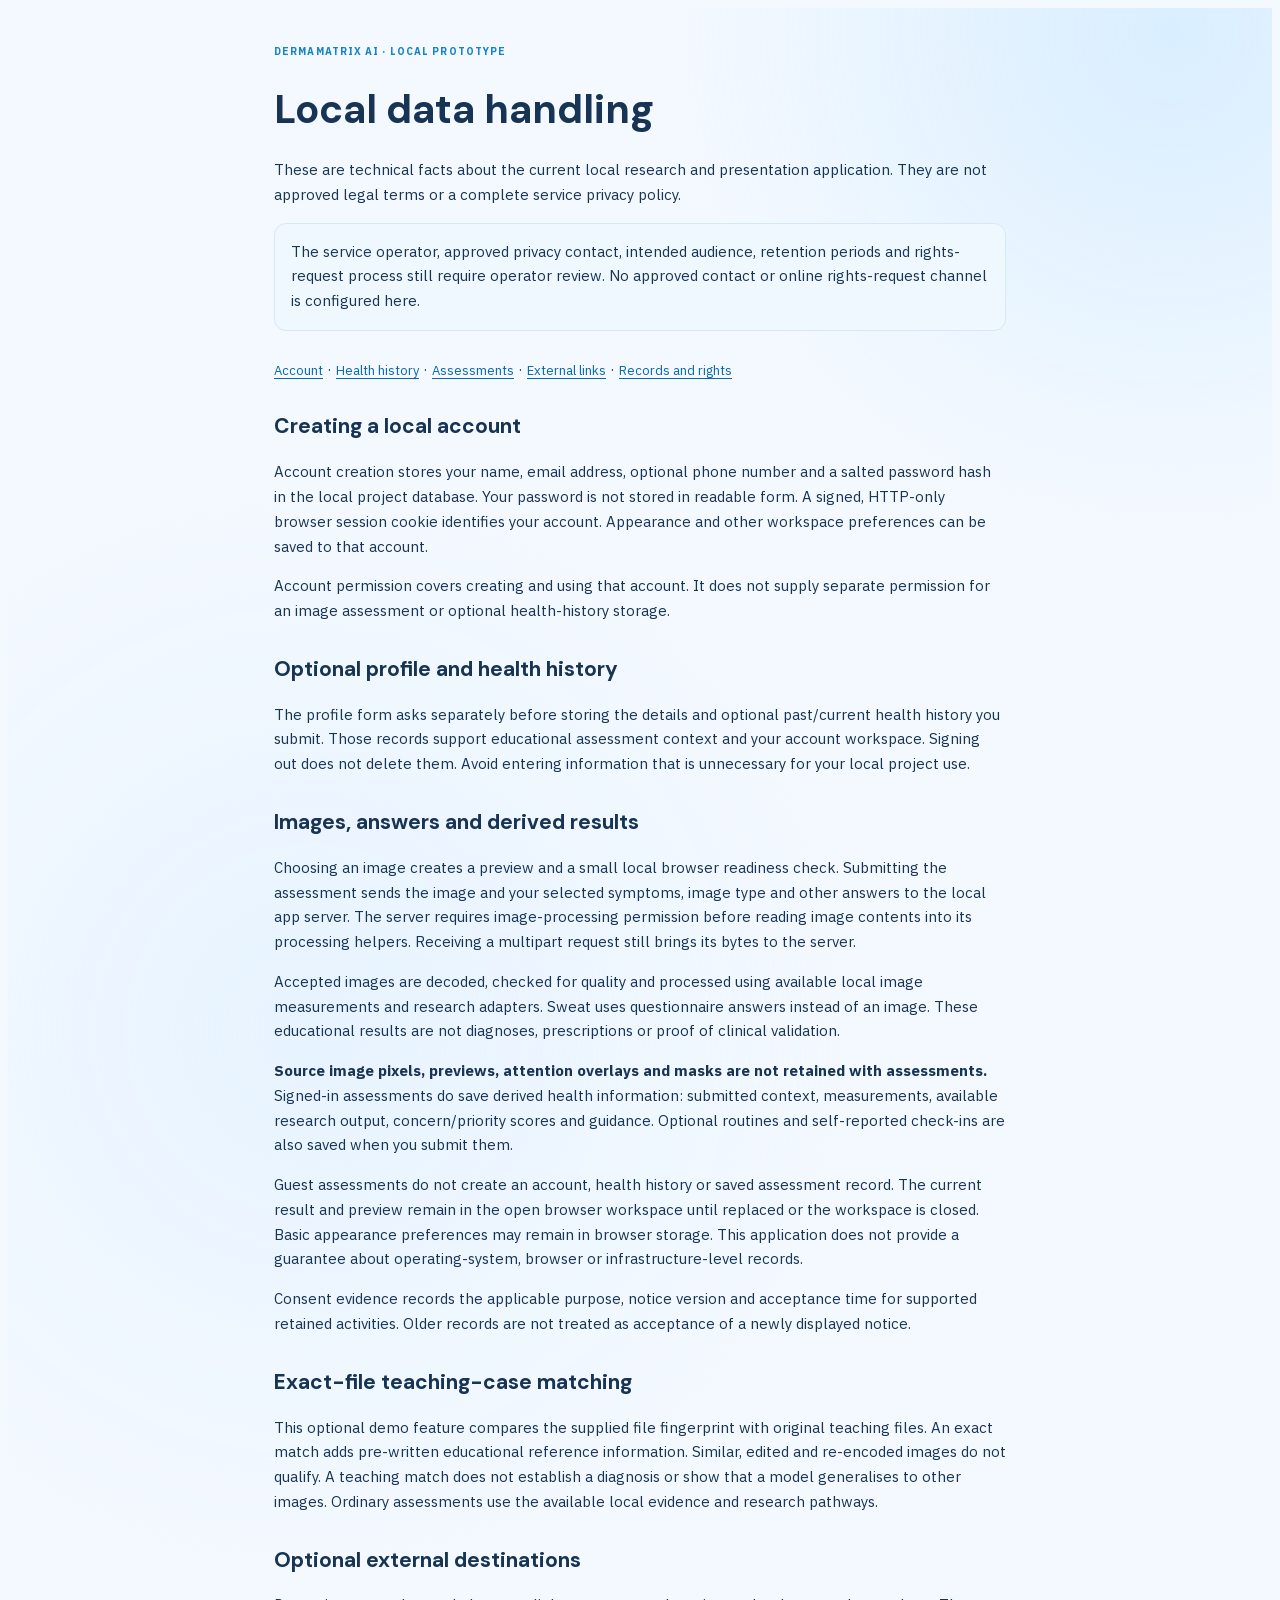
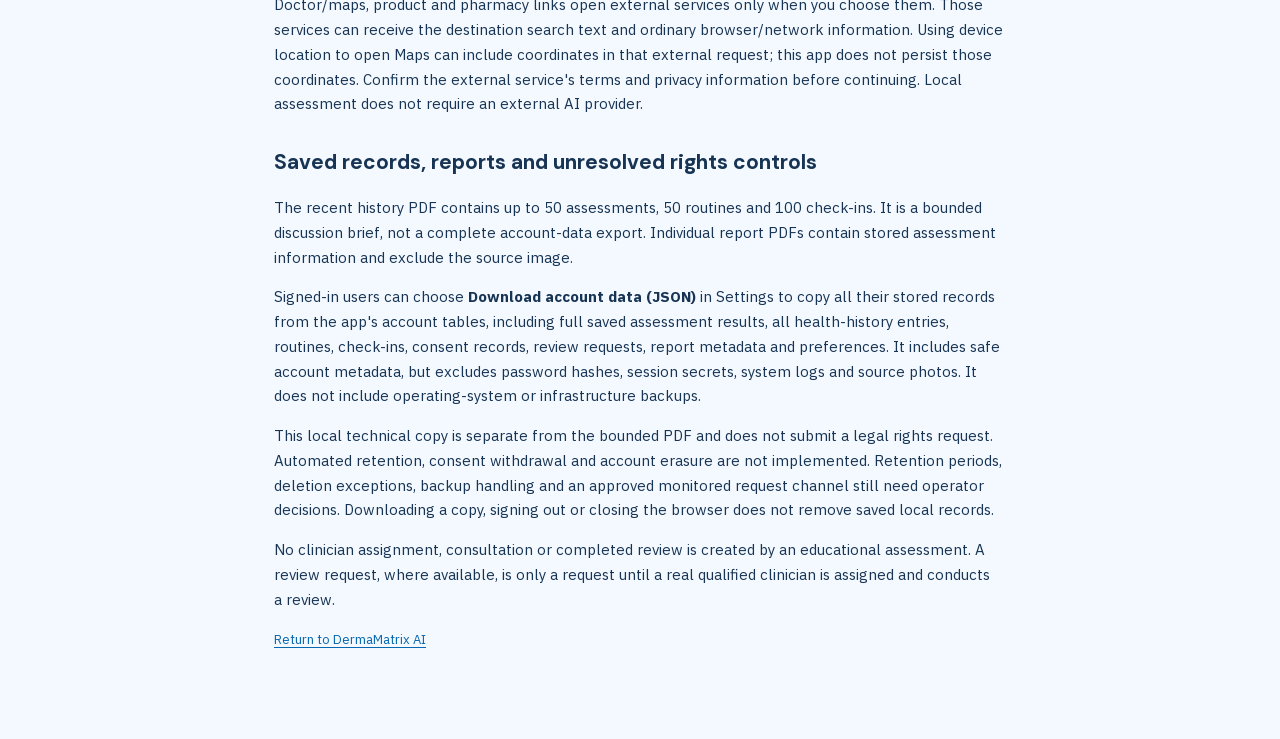
<file: dermamatrix-ai/frontend/data-handling.html>
<!doctype html>
<html lang="en">
  <head>
    <meta charset="UTF-8" />
    <meta name="viewport" content="width=device-width, initial-scale=1.0" />
    <meta name="color-scheme" content="light" />
    <link rel="icon" href="data:," />
    <title>Local data handling | DermaMatrix AI</title>
    <link rel="stylesheet" href="fonts.css" />
    <link rel="stylesheet" href="design-system.css" />
    <link rel="stylesheet" href="studio.css" />
  </head>
  <body>
    <main class="data-notice-page">
      <header>
        <p class="eyebrow">DERMAMATRIX AI · LOCAL PROTOTYPE</p>
        <h1>Local data handling</h1>
        <p>These are technical facts about the current local research and presentation application. They are not approved legal terms or a complete service privacy policy.</p>
        <p class="notice-boundary">The service operator, approved privacy contact, intended audience, retention periods and rights-request process still require operator review. No approved contact or online rights-request channel is configured here.</p>
      </header>
      <nav aria-label="Data-handling topics"><a href="#account">Account</a> · <a href="#health-history">Health history</a> · <a href="#assessments">Assessments</a> · <a href="#external">External links</a> · <a href="#rights">Records and rights</a></nav>
      <section id="account" aria-labelledby="accountTitle">
        <h2 id="accountTitle">Creating a local account</h2>
        <p>Account creation stores your name, email address, optional phone number and a salted password hash in the local project database. Your password is not stored in readable form. A signed, HTTP-only browser session cookie identifies your account. Appearance and other workspace preferences can be saved to that account.</p>
        <p>Account permission covers creating and using that account. It does not supply separate permission for an image assessment or optional health-history storage.</p>
      </section>
      <section id="health-history" aria-labelledby="historyTitle">
        <h2 id="historyTitle">Optional profile and health history</h2>
        <p>The profile form asks separately before storing the details and optional past/current health history you submit. Those records support educational assessment context and your account workspace. Signing out does not delete them. Avoid entering information that is unnecessary for your local project use.</p>
      </section>
      <section id="assessments" aria-labelledby="assessmentsTitle">
        <h2 id="assessmentsTitle">Images, answers and derived results</h2>
        <p>Choosing an image creates a preview and a small local browser readiness check. Submitting the assessment sends the image and your selected symptoms, image type and other answers to the local app server. The server requires image-processing permission before reading image contents into its processing helpers. Receiving a multipart request still brings its bytes to the server.</p>
        <p>Accepted images are decoded, checked for quality and processed using available local image measurements and research adapters. Sweat uses questionnaire answers instead of an image. These educational results are not diagnoses, prescriptions or proof of clinical validation.</p>
        <p><strong>Source image pixels, previews, attention overlays and masks are not retained with assessments.</strong> Signed-in assessments do save derived health information: submitted context, measurements, available research output, concern/priority scores and guidance. Optional routines and self-reported check-ins are also saved when you submit them.</p>
        <p>Guest assessments do not create an account, health history or saved assessment record. The current result and preview remain in the open browser workspace until replaced or the workspace is closed. Basic appearance preferences may remain in browser storage. This application does not provide a guarantee about operating-system, browser or infrastructure-level records.</p>
        <p>Consent evidence records the applicable purpose, notice version and acceptance time for supported retained activities. Older records are not treated as acceptance of a newly displayed notice.</p>
        <h2>Exact-file teaching-case matching</h2>
        <p>This optional demo feature compares the supplied file fingerprint with original teaching files. An exact match adds pre-written educational reference information. Similar, edited and re-encoded images do not qualify. A teaching match does not establish a diagnosis or show that a model generalises to other images. Ordinary assessments use the available local evidence and research pathways.</p>
      </section>
      <section id="external" aria-labelledby="externalTitle">
        <h2 id="externalTitle">Optional external destinations</h2>
        <p>Doctor/maps, product and pharmacy links open external services only when you choose them. Those services can receive the destination search text and ordinary browser/network information. Using device location to open Maps can include coordinates in that external request; this app does not persist those coordinates. Confirm the external service's terms and privacy information before continuing. Local assessment does not require an external AI provider.</p>
      </section>
      <section id="rights" aria-labelledby="rightsTitle">
        <h2 id="rightsTitle">Saved records, reports and unresolved rights controls</h2>
        <p>The recent history PDF contains up to 50 assessments, 50 routines and 100 check-ins. It is a bounded discussion brief, not a complete account-data export. Individual report PDFs contain stored assessment information and exclude the source image.</p>
        <p>Signed-in users can choose <strong>Download account data (JSON)</strong> in Settings to copy all their stored records from the app's account tables, including full saved assessment results, all health-history entries, routines, check-ins, consent records, review requests, report metadata and preferences. It includes safe account metadata, but excludes password hashes, session secrets, system logs and source photos. It does not include operating-system or infrastructure backups.</p>
        <p>This local technical copy is separate from the bounded PDF and does not submit a legal rights request. Automated retention, consent withdrawal and account erasure are not implemented. Retention periods, deletion exceptions, backup handling and an approved monitored request channel still need operator decisions. Downloading a copy, signing out or closing the browser does not remove saved local records.</p>
        <p>No clinician assignment, consultation or completed review is created by an educational assessment. A review request, where available, is only a request until a real qualified clinician is assigned and conducts a review.</p>
      </section>
      <p><a href="/">Return to DermaMatrix AI</a></p>
    </main>
  </body>
</html>
</file>
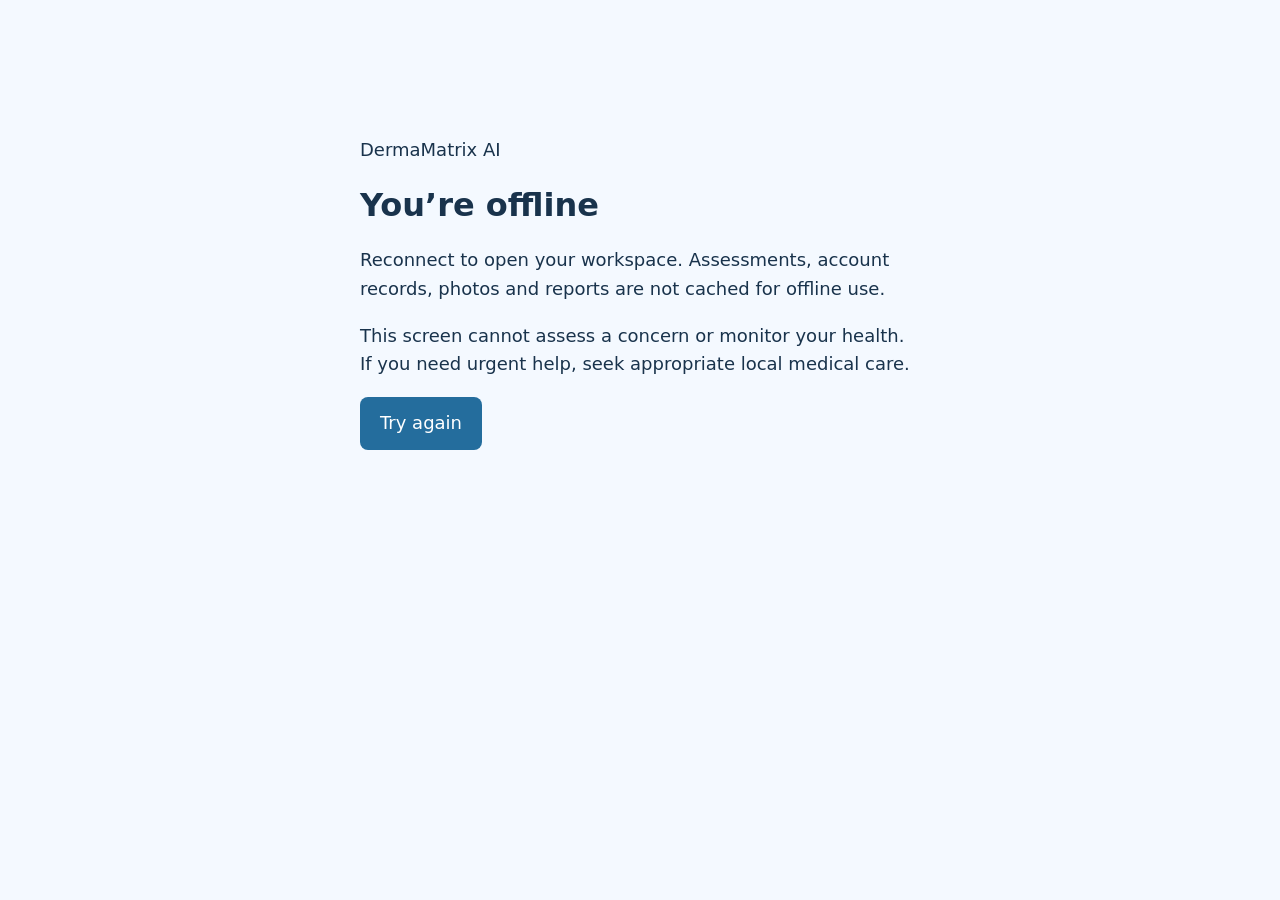
<file: dermamatrix-ai/frontend/offline.html>
<!doctype html><html lang="en"><head><meta charset="utf-8"><meta name="viewport" content="width=device-width,initial-scale=1"><meta name="theme-color" content="#f4f9ff"><title>DermaMatrix · Offline</title><style>body{font:18px/1.6 system-ui,sans-serif;background:#f4f9ff;color:#19334c;margin:0;padding:28px}main{max-width:560px;margin:12vh auto}h1{line-height:1.2;font-size:32px}a{display:inline-block;background:#246d9d;color:white;padding:12px 20px;border-radius:8px;text-decoration:none}a:focus-visible{outline:3px solid #19334c;outline-offset:4px}</style></head><body><main><p>DermaMatrix AI</p><h1>You’re offline</h1><p>Reconnect to open your workspace. Assessments, account records, photos and reports are not cached for offline use.</p><p>This screen cannot assess a concern or monitor your health. If you need urgent help, seek appropriate local medical care.</p><a href="/">Try again</a></main></body></html>
</file>
<file: dermamatrix-ai/frontend/fonts.css>
/* Original DM Sans and IBM Plex font families; self-hosted without modification.
   All subsets from the former Google stylesheet are retained.
   Sources, SHA-256 hashes and OFL 1.1 notices: assets/fonts/. */

/* latin-ext */
@font-face {
  font-family: 'DM Sans';
  font-style: normal;
  font-weight: 500 800;
  font-display: swap;
  src: url(assets/fonts/dm-sans-latin-ext.woff2) format('woff2');
  unicode-range: U+0100-02BA, U+02BD-02C5, U+02C7-02CC, U+02CE-02D7, U+02DD-02FF, U+0304, U+0308, U+0329, U+1D00-1DBF, U+1E00-1E9F, U+1EF2-1EFF, U+2020, U+20A0-20AB, U+20AD-20C4, U+2113, U+2C60-2C7F, U+A720-A7FF;
}

/* latin */
@font-face {
  font-family: 'DM Sans';
  font-style: normal;
  font-weight: 500 800;
  font-display: swap;
  src: url(assets/fonts/dm-sans-latin.woff2) format('woff2');
  unicode-range: U+0000-00FF, U+0131, U+0152-0153, U+02BB-02BC, U+02C6, U+02DA, U+02DC, U+0304, U+0308, U+0329, U+2000-206F, U+20AC, U+2122, U+2191, U+2193, U+2212, U+2215, U+FEFF, U+FFFD;
}

/* cyrillic-ext */
@font-face {
  font-family: 'IBM Plex Mono';
  font-style: normal;
  font-weight: 400;
  font-display: swap;
  src: url(assets/fonts/ibm-plex-mono-cyrillic-ext-400.woff2) format('woff2');
  unicode-range: U+0460-052F, U+1C80-1C8A, U+20B4, U+2DE0-2DFF, U+A640-A69F, U+FE2E-FE2F;
}

/* cyrillic */
@font-face {
  font-family: 'IBM Plex Mono';
  font-style: normal;
  font-weight: 400;
  font-display: swap;
  src: url(assets/fonts/ibm-plex-mono-cyrillic-400.woff2) format('woff2');
  unicode-range: U+0301, U+0400-045F, U+0490-0491, U+04B0-04B1, U+2116;
}

/* vietnamese */
@font-face {
  font-family: 'IBM Plex Mono';
  font-style: normal;
  font-weight: 400;
  font-display: swap;
  src: url(assets/fonts/ibm-plex-mono-vietnamese-400.woff2) format('woff2');
  unicode-range: U+0102-0103, U+0110-0111, U+0128-0129, U+0168-0169, U+01A0-01A1, U+01AF-01B0, U+0300-0301, U+0303-0304, U+0308-0309, U+0323, U+0329, U+1EA0-1EF9, U+20AB;
}

/* latin-ext */
@font-face {
  font-family: 'IBM Plex Mono';
  font-style: normal;
  font-weight: 400;
  font-display: swap;
  src: url(assets/fonts/ibm-plex-mono-latin-ext-400.woff2) format('woff2');
  unicode-range: U+0100-02BA, U+02BD-02C5, U+02C7-02CC, U+02CE-02D7, U+02DD-02FF, U+0304, U+0308, U+0329, U+1D00-1DBF, U+1E00-1E9F, U+1EF2-1EFF, U+2020, U+20A0-20AB, U+20AD-20C4, U+2113, U+2C60-2C7F, U+A720-A7FF;
}

/* latin */
@font-face {
  font-family: 'IBM Plex Mono';
  font-style: normal;
  font-weight: 400;
  font-display: swap;
  src: url(assets/fonts/ibm-plex-mono-latin-400.woff2) format('woff2');
  unicode-range: U+0000-00FF, U+0131, U+0152-0153, U+02BB-02BC, U+02C6, U+02DA, U+02DC, U+0304, U+0308, U+0329, U+2000-206F, U+20AC, U+2122, U+2191, U+2193, U+2212, U+2215, U+FEFF, U+FFFD;
}

/* cyrillic-ext */
@font-face {
  font-family: 'IBM Plex Mono';
  font-style: normal;
  font-weight: 500;
  font-display: swap;
  src: url(assets/fonts/ibm-plex-mono-cyrillic-ext-500.woff2) format('woff2');
  unicode-range: U+0460-052F, U+1C80-1C8A, U+20B4, U+2DE0-2DFF, U+A640-A69F, U+FE2E-FE2F;
}

/* cyrillic */
@font-face {
  font-family: 'IBM Plex Mono';
  font-style: normal;
  font-weight: 500;
  font-display: swap;
  src: url(assets/fonts/ibm-plex-mono-cyrillic-500.woff2) format('woff2');
  unicode-range: U+0301, U+0400-045F, U+0490-0491, U+04B0-04B1, U+2116;
}

/* vietnamese */
@font-face {
  font-family: 'IBM Plex Mono';
  font-style: normal;
  font-weight: 500;
  font-display: swap;
  src: url(assets/fonts/ibm-plex-mono-vietnamese-500.woff2) format('woff2');
  unicode-range: U+0102-0103, U+0110-0111, U+0128-0129, U+0168-0169, U+01A0-01A1, U+01AF-01B0, U+0300-0301, U+0303-0304, U+0308-0309, U+0323, U+0329, U+1EA0-1EF9, U+20AB;
}

/* latin-ext */
@font-face {
  font-family: 'IBM Plex Mono';
  font-style: normal;
  font-weight: 500;
  font-display: swap;
  src: url(assets/fonts/ibm-plex-mono-latin-ext-500.woff2) format('woff2');
  unicode-range: U+0100-02BA, U+02BD-02C5, U+02C7-02CC, U+02CE-02D7, U+02DD-02FF, U+0304, U+0308, U+0329, U+1D00-1DBF, U+1E00-1E9F, U+1EF2-1EFF, U+2020, U+20A0-20AB, U+20AD-20C4, U+2113, U+2C60-2C7F, U+A720-A7FF;
}

/* latin */
@font-face {
  font-family: 'IBM Plex Mono';
  font-style: normal;
  font-weight: 500;
  font-display: swap;
  src: url(assets/fonts/ibm-plex-mono-latin-500.woff2) format('woff2');
  unicode-range: U+0000-00FF, U+0131, U+0152-0153, U+02BB-02BC, U+02C6, U+02DA, U+02DC, U+0304, U+0308, U+0329, U+2000-206F, U+20AC, U+2122, U+2191, U+2193, U+2212, U+2215, U+FEFF, U+FFFD;
}

/* cyrillic-ext */
@font-face {
  font-family: 'IBM Plex Mono';
  font-style: normal;
  font-weight: 600;
  font-display: swap;
  src: url(assets/fonts/ibm-plex-mono-cyrillic-ext-600.woff2) format('woff2');
  unicode-range: U+0460-052F, U+1C80-1C8A, U+20B4, U+2DE0-2DFF, U+A640-A69F, U+FE2E-FE2F;
}

/* cyrillic */
@font-face {
  font-family: 'IBM Plex Mono';
  font-style: normal;
  font-weight: 600;
  font-display: swap;
  src: url(assets/fonts/ibm-plex-mono-cyrillic-600.woff2) format('woff2');
  unicode-range: U+0301, U+0400-045F, U+0490-0491, U+04B0-04B1, U+2116;
}

/* vietnamese */
@font-face {
  font-family: 'IBM Plex Mono';
  font-style: normal;
  font-weight: 600;
  font-display: swap;
  src: url(assets/fonts/ibm-plex-mono-vietnamese-600.woff2) format('woff2');
  unicode-range: U+0102-0103, U+0110-0111, U+0128-0129, U+0168-0169, U+01A0-01A1, U+01AF-01B0, U+0300-0301, U+0303-0304, U+0308-0309, U+0323, U+0329, U+1EA0-1EF9, U+20AB;
}

/* latin-ext */
@font-face {
  font-family: 'IBM Plex Mono';
  font-style: normal;
  font-weight: 600;
  font-display: swap;
  src: url(assets/fonts/ibm-plex-mono-latin-ext-600.woff2) format('woff2');
  unicode-range: U+0100-02BA, U+02BD-02C5, U+02C7-02CC, U+02CE-02D7, U+02DD-02FF, U+0304, U+0308, U+0329, U+1D00-1DBF, U+1E00-1E9F, U+1EF2-1EFF, U+2020, U+20A0-20AB, U+20AD-20C4, U+2113, U+2C60-2C7F, U+A720-A7FF;
}

/* latin */
@font-face {
  font-family: 'IBM Plex Mono';
  font-style: normal;
  font-weight: 600;
  font-display: swap;
  src: url(assets/fonts/ibm-plex-mono-latin-600.woff2) format('woff2');
  unicode-range: U+0000-00FF, U+0131, U+0152-0153, U+02BB-02BC, U+02C6, U+02DA, U+02DC, U+0304, U+0308, U+0329, U+2000-206F, U+20AC, U+2122, U+2191, U+2193, U+2212, U+2215, U+FEFF, U+FFFD;
}

/* cyrillic-ext */
@font-face {
  font-family: 'IBM Plex Sans';
  font-style: normal;
  font-weight: 400 700;
  font-stretch: 100%;
  font-display: swap;
  src: url(assets/fonts/ibm-plex-sans-cyrillic-ext.woff2) format('woff2');
  unicode-range: U+0460-052F, U+1C80-1C8A, U+20B4, U+2DE0-2DFF, U+A640-A69F, U+FE2E-FE2F;
}

/* cyrillic */
@font-face {
  font-family: 'IBM Plex Sans';
  font-style: normal;
  font-weight: 400 700;
  font-stretch: 100%;
  font-display: swap;
  src: url(assets/fonts/ibm-plex-sans-cyrillic.woff2) format('woff2');
  unicode-range: U+0301, U+0400-045F, U+0490-0491, U+04B0-04B1, U+2116;
}

/* greek */
@font-face {
  font-family: 'IBM Plex Sans';
  font-style: normal;
  font-weight: 400 700;
  font-stretch: 100%;
  font-display: swap;
  src: url(assets/fonts/ibm-plex-sans-greek.woff2) format('woff2');
  unicode-range: U+0370-0377, U+037A-037F, U+0384-038A, U+038C, U+038E-03A1, U+03A3-03FF;
}

/* vietnamese */
@font-face {
  font-family: 'IBM Plex Sans';
  font-style: normal;
  font-weight: 400 700;
  font-stretch: 100%;
  font-display: swap;
  src: url(assets/fonts/ibm-plex-sans-vietnamese.woff2) format('woff2');
  unicode-range: U+0102-0103, U+0110-0111, U+0128-0129, U+0168-0169, U+01A0-01A1, U+01AF-01B0, U+0300-0301, U+0303-0304, U+0308-0309, U+0323, U+0329, U+1EA0-1EF9, U+20AB;
}

/* latin-ext */
@font-face {
  font-family: 'IBM Plex Sans';
  font-style: normal;
  font-weight: 400 700;
  font-stretch: 100%;
  font-display: swap;
  src: url(assets/fonts/ibm-plex-sans-latin-ext.woff2) format('woff2');
  unicode-range: U+0100-02BA, U+02BD-02C5, U+02C7-02CC, U+02CE-02D7, U+02DD-02FF, U+0304, U+0308, U+0329, U+1D00-1DBF, U+1E00-1E9F, U+1EF2-1EFF, U+2020, U+20A0-20AB, U+20AD-20C4, U+2113, U+2C60-2C7F, U+A720-A7FF;
}

/* latin */
@font-face {
  font-family: 'IBM Plex Sans';
  font-style: normal;
  font-weight: 400 700;
  font-stretch: 100%;
  font-display: swap;
  src: url(assets/fonts/ibm-plex-sans-latin.woff2) format('woff2');
  unicode-range: U+0000-00FF, U+0131, U+0152-0153, U+02BB-02BC, U+02C6, U+02DA, U+02DC, U+0304, U+0308, U+0329, U+2000-206F, U+20AC, U+2122, U+2191, U+2193, U+2212, U+2215, U+FEFF, U+FFFD;
}
</file>
<file: dermamatrix-ai/frontend/design-system.css>
/*
  DermaMatrix product design system
  This final layer centralises the visual language used by the existing screens.
  It intentionally changes presentation only; workflow/state/API contracts remain
  in app.js and the Flask backend.
*/
:root {
  --dm-font: "IBM Plex Sans", -apple-system, BlinkMacSystemFont, "Segoe UI", sans-serif;
  --dm-display: "DM Sans", var(--dm-font);
  --dm-mono: "IBM Plex Mono", monospace;
  --dm-bg: #eef6ff;
  --dm-bg-soft: #f7fbff;
  --dm-surface: #ffffff;
  --dm-surface-raised: #fbfdff;
  --dm-ink: #10233d;
  --dm-muted: #60738b;
  --dm-faint: #8da0b5;
  --dm-line: #d8e4f0;
  --dm-line-strong: #bdd4ea;
  --dm-blue: #246fca;
  --dm-blue-strong: #165bb2;
  --dm-blue-soft: #e8f3ff;
  --dm-blue-wash: #f1f8ff;
  --dm-danger: #b54b4b;
  --dm-success: #217e67;
  --dm-radius-sm: 10px;
  --dm-radius: 14px;
  --dm-radius-lg: 20px;
  --dm-shadow-sm: 0 6px 18px rgba(27, 79, 135, .07);
  --dm-shadow: 0 18px 48px rgba(27, 79, 135, .10);
  --dm-ease: 180ms cubic-bezier(.2, .75, .25, 1);
  --dm-page: min(1180px, calc(100vw - 80px));
}

* { box-sizing: border-box; }
[hidden] { display: none !important; }
html { background: var(--dm-bg); }
body {
  min-width: 320px;
  background:
    radial-gradient(circle at 82% -5%, rgba(110, 187, 255, .23), transparent 29rem),
    linear-gradient(180deg, #f4f9ff 0%, var(--dm-bg) 42%, #eef6ff 100%);
  color: var(--dm-ink);
  font-family: var(--dm-font);
  font-size: 15px;
  line-height: 1.5;
}
button, input, select, textarea { font: inherit; }
button { -webkit-tap-highlight-color: transparent; }
h1, h2, h3, h4, .brand, .button, .auth-brand { font-family: var(--dm-display); }
h1, h2, h3, p { text-wrap: pretty; }
:focus-visible { outline: 3px solid rgba(55, 144, 230, .48); outline-offset: 3px; }

/* Shared components */
.eyebrow {
  margin: 0 0 7px;
  color: var(--dm-blue);
  font: 600 10px/1.2 var(--dm-mono);
  letter-spacing: .12em;
}
.button {
  min-height: 42px;
  padding: 10px 16px;
  border: 1px solid transparent;
  border-radius: 10px;
  font: 600 15px/1 var(--dm-font);
  transition: transform var(--dm-ease), box-shadow var(--dm-ease), border-color var(--dm-ease), background var(--dm-ease), color var(--dm-ease);
}
.button span { font-size: 17px; line-height: 1; }
.button.primary, .primary {
  background: var(--dm-blue);
  color: #fff;
  box-shadow: 0 8px 20px rgba(27, 105, 198, .20);
}
.button.primary:hover:not(:disabled), .auth-primary:hover:not(:disabled) {
  transform: translateY(-1px);
  background: var(--dm-blue-strong);
  box-shadow: 0 12px 26px rgba(27, 105, 198, .26);
}
.button.quiet, .quiet {
  border-color: var(--dm-line);
  background: transparent;
  color: var(--dm-ink);
}
.button.quiet:hover { border-color: var(--dm-line-strong); background: var(--dm-blue-wash); }
.button:disabled { cursor: not-allowed; opacity: .55; box-shadow: none; }
.text-button, .quiet-link {
  color: var(--dm-blue-strong);
  font: 600 14px/1.2 var(--dm-font);
  transition: color var(--dm-ease), transform var(--dm-ease);
}
.text-button:hover, .quiet-link:hover { color: var(--dm-blue); transform: translateX(1px); }
.empty-state { margin: 0; color: var(--dm-muted) !important; font-size: 15px !important; line-height: 1.55; }

/* Application shell and navigation */
.app-shell { grid-template-columns: 260px minmax(0, 1fr); }
.sidebar {
  width: 260px;
  padding: 26px 16px 18px;
  background: rgba(249, 252, 255, .93);
  border-right: 1px solid var(--dm-line);
  box-shadow: none;
}
.brand { gap: 10px; padding: 2px 10px 34px; color: var(--dm-ink); font-size: 19px; }
.brand small { margin-top: 3px; color: var(--dm-faint); font: 600 8px/1.2 var(--dm-mono); letter-spacing: .12em; }
.brand-mark { width: 31px; height: 31px; border-radius: 10px; background: var(--dm-blue); box-shadow: 0 7px 16px rgba(32, 105, 196, .2); }
.brand > span:nth-child(2) > span { color: var(--dm-blue); }
.nav-links { gap: 3px; }
.nav-group { margin: 22px 11px 7px; color: var(--dm-faint); font: 600 9px/1 var(--dm-mono); letter-spacing: .11em; }
.nav-links .nav-group:first-child { margin-top: 0; }
.nav-links a, .nav-action {
  display: flex;
  align-items: center;
  gap: 11px;
  width: 100%;
  min-height: 42px;
  padding: 10px 12px;
  border: 0;
  border-radius: 9px;
  background: transparent;
  color: var(--dm-muted);
  text-align: left;
  text-decoration: none;
  font: 600 14px/1 var(--dm-font);
  cursor: pointer;
  transition: background var(--dm-ease), color var(--dm-ease);
}
.nav-links a > span, .nav-action > span { width: 18px; color: var(--dm-faint); font-size: 16px; text-align: center; }
.nav-links a.active, .nav-links a:hover, .nav-action:hover { background: var(--dm-blue-soft); color: var(--dm-blue-strong); }
.nav-links a.active > span, .nav-links a:hover > span, .nav-action:hover > span { color: var(--dm-blue); }
.nav-signout { margin-top: 4px; color: var(--dm-muted); }
.profile { padding: 16px 7px 0; border-top: 1px solid var(--dm-line); }
.profile strong { color: var(--dm-ink); font-size: 13px; }
.profile small { color: var(--dm-muted); font-size: 11px; }
.avatar { width: 32px; height: 32px; flex-basis: 32px; background: var(--dm-blue-soft); color: var(--dm-blue-strong); }

main { background: transparent; }
.topbar {
  height: 76px;
  padding: 0 max(40px, calc((100vw - 1440px) / 2));
  background: rgba(248, 252, 255, .84);
  border-bottom: 1px solid var(--dm-line);
  backdrop-filter: blur(16px);
}
.topbar p { color: var(--dm-faint); font-size: 10px; }
.topbar strong { margin-top: 3px; color: var(--dm-ink); font-size: 16px; }
.topbar-actions { gap: 10px; }
.workspace-search { width: 220px; border: 1px solid var(--dm-line); border-radius: 10px; background: var(--dm-surface); }
.workspace-search input { font-size: 13px; }
.theme-toggle { min-height: 38px; padding: 7px 10px; border-color: var(--dm-line); border-radius: 10px; background: var(--dm-surface); color: var(--dm-ink); font-size: 12px; }
.theme-toggle span { background: var(--dm-blue-soft); color: var(--dm-blue-strong); }

/* Page frame */
.dashboard-section, .products-section, .progress-section, .settings-section, .support-section { width: var(--dm-page); max-width: 1180px; min-height: calc(100vh - 76px); margin: 0 auto; padding: 48px 0 72px; background: transparent; }
.intro { max-width: none; min-height: 0; padding: 42px max(40px, calc((100vw - 1180px) / 2)) 30px; background: transparent; border-bottom: 1px solid var(--dm-line); }
.intro > div { max-width: 1180px; }
.intro h1 { max-width: 700px; margin: 3px 0 7px; color: var(--dm-ink); font-size: clamp(32px, 3.2vw, 42px); line-height: 1.08; letter-spacing: -.055em; }
.intro > p:last-child { margin: 0; color: var(--dm-muted); font-size: 16px; line-height: 1.55; }

/* Home */
.dashboard-heading { align-items: end; margin-bottom: 40px; }
.dashboard-heading h1 { margin: 0 0 8px; font-size: clamp(34px, 3.6vw, 44px); line-height: 1.05; letter-spacing: -.065em; }
.dashboard-heading h1 span { color: var(--dm-blue); }
.dashboard-heading p:not(.eyebrow) { color: var(--dm-muted); font-size: 16px; }
.dashboard-heading-actions { gap: 10px; }
.health-snapshot { padding: 0; border: 0; border-radius: 0; background: transparent; box-shadow: none; }
.section-heading { align-items: end; }
.section-heading h2 { margin: 0; color: var(--dm-ink); font-size: clamp(22px, 2vw, 26px); letter-spacing: -.045em; }
.snapshot-grid { grid-template-columns: repeat(3, minmax(0, 1fr)); gap: 12px; margin-top: 16px; }
.snapshot-card {
  grid-template-columns: 36px minmax(0, 1fr) auto;
  min-height: 124px;
  padding: 18px;
  border: 1px solid var(--dm-line);
  border-radius: var(--dm-radius);
  background: rgba(255, 255, 255, .72);
  box-shadow: none;
}
.snapshot-card:hover { transform: translateY(-1px); border-color: var(--dm-line-strong); box-shadow: var(--dm-shadow-sm); }
.snapshot-card > span { width: 34px; height: 34px; border-radius: 10px; background: var(--dm-blue-soft); color: var(--dm-blue); }
.snapshot-card small { color: var(--dm-faint); font-size: 9px; }
.snapshot-card strong { margin-top: 5px; color: var(--dm-ink); font-size: 17px; line-height: 1.25; }
.snapshot-card p { color: var(--dm-muted); font-size: 13px; line-height: 1.45; }
.snapshot-empty { grid-column: 1 / -1; max-width: 560px; }
.dashboard-actions-section { margin-top: 48px; }
.dashboard-actions { grid-template-columns: repeat(4, minmax(0, 1fr)); gap: 12px; margin-top: 16px; }
.dashboard-action {
  min-height: 152px;
  grid-template-columns: 40px minmax(0, 1fr);
  gap: 8px 12px;
  padding: 19px;
  border: 1px solid var(--dm-line);
  border-radius: var(--dm-radius);
  background: rgba(255, 255, 255, .55);
  box-shadow: none;
}
.dashboard-action > span { width: 38px; height: 38px; border-radius: 11px; background: var(--dm-blue-soft); color: var(--dm-blue); }
.dashboard-action strong { font-size: 17px; }
.dashboard-action small { max-width: 190px; color: var(--dm-muted); font-size: 13px; line-height: 1.4; }
.dashboard-action b { right: 18px; bottom: 16px; color: var(--dm-blue); }
.dashboard-action:hover { transform: translateY(-2px); border-color: #9ec6ec; box-shadow: var(--dm-shadow-sm); }
.dashboard-action.primary-action { border-color: #a8cbed; background: linear-gradient(145deg, #f6fbff, #eaf5ff); }
.dashboard-action.primary-action > span { background: var(--dm-blue); color: #fff; }
.dashboard-lower-grid { grid-template-columns: minmax(0, 1.45fr) minmax(300px, .75fr); gap: 28px; margin-top: 48px; }
.dashboard-lower-grid:has(.next-step-card[hidden]) { grid-template-columns: minmax(0, 1fr); }
.dashboard-recent { margin: 0; padding: 0; border: 0; border-radius: 0; background: transparent; }
.dashboard-activity { margin-top: 14px; border-top: 1px solid var(--dm-line); }
.dashboard-activity .empty-state { padding: 22px 0; }
.dashboard-record { padding: 16px 0; }
.dashboard-record strong { color: var(--dm-ink); font-size: 15px; }
.dashboard-record small { color: var(--dm-muted); font-size: 13px; }
.dashboard-record time { color: var(--dm-faint); font-size: 11px; }
.next-step-card { padding: 24px; border: 1px solid var(--dm-line); border-radius: var(--dm-radius); background: var(--dm-surface); box-shadow: var(--dm-shadow-sm); }
.next-step-card h2 { font-size: 23px; }
.next-step-card p:not(.eyebrow) { color: var(--dm-muted); font-size: 14px; }

/* Guided assessment */
.screen-layout { grid-template-columns: minmax(0, 980px); justify-content: center; gap: 0; padding: 34px 40px 72px; }
.screen-layout .safety-card { display: none; }
.screen-card { padding: 0; border: 0; border-radius: 0; background: transparent; box-shadow: none; overflow: visible; }
.card-heading { padding: 0 0 22px; border-bottom: 1px solid var(--dm-line); }
.card-heading h2 { color: var(--dm-ink); font-size: clamp(26px, 2.8vw, 32px); letter-spacing: -.05em; }
.card-heading p:not(.eyebrow) { max-width: 560px; color: var(--dm-muted); font-size: 16px; }
.assessment-meta { align-items: flex-end; gap: 7px; }
.assessment-meta > span { height: 26px; padding: 0 10px; background: var(--dm-blue-soft); color: var(--dm-blue-strong); font-size: 9px; }
.assessment-meta #assessmentStatus { background: transparent; color: var(--dm-muted); }
.assessment-steps { gap: 0; margin: 24px 0 30px; border-bottom: 1px solid var(--dm-line); }
.assessment-steps li { flex: 1; gap: 8px; padding: 0 0 12px; border-radius: 0; background: transparent; color: var(--dm-faint); font-size: 13px; }
.assessment-steps li span { width: 23px; height: 23px; border-color: var(--dm-line-strong); color: var(--dm-muted); font-size: 10px; }
.assessment-steps li.active { border-bottom: 2px solid var(--dm-blue); background: transparent; color: var(--dm-blue-strong); }
.assessment-steps li.active span { border-color: var(--dm-blue); background: var(--dm-blue); }
.screen-step { margin: 0 0 12px; }
.screen-step > span { width: 26px; height: 26px; background: var(--dm-blue); box-shadow: none; font-size: 11px; }
.screen-step strong { color: var(--dm-ink); font-size: 16px; }
.screen-step small { color: var(--dm-muted); font-size: 13px; }
.area-choice { gap: 10px; margin: 0 0 14px; }
.area-choice button { min-height: 88px; justify-content: flex-start; gap: 10px; padding: 16px; border-color: var(--dm-line); border-radius: var(--dm-radius); background: var(--dm-surface); color: var(--dm-ink); font-size: 15px; }
.area-choice button > span { width: 24px; color: var(--dm-blue); font-size: 19px; text-align: center; }
.area-choice button small { margin-top: 3px; color: var(--dm-muted); font-size: 12px; }
.area-choice button.selected { border-color: #93c2ed; background: var(--dm-blue-wash); color: var(--dm-blue-strong); box-shadow: 0 0 0 2px rgba(67, 141, 220, .12); }
.area-choice button:hover { transform: translateY(-1px); box-shadow: var(--dm-shadow-sm); }
.module-status { margin: 0 0 28px; padding: 0; border: 0; background: transparent; color: var(--dm-muted); font-size: 13px; line-height: 1.45; }
.upload-step { margin: 0 0 12px; }
.drop-zone { min-height: 220px; border: 1.5px dashed #9fc5e8; border-radius: var(--dm-radius); background: var(--dm-surface-raised); }
.drop-zone:hover, .drop-zone.dragging { border-color: var(--dm-blue); background: var(--dm-blue-wash); box-shadow: 0 0 0 5px rgba(71, 143, 220, .08); }
.upload-icon { width: 42px; height: 42px; border-radius: 12px; background: var(--dm-blue-soft); color: var(--dm-blue); font-size: 22px; }
.drop-zone strong { color: var(--dm-ink); font-size: 16px; }
.drop-zone small { color: var(--dm-muted); font-size: 13px; }
.drop-zone em { padding: 8px 12px; background: var(--dm-blue); color: #fff; font-size: 13px; }
.upload-tips { margin-top: 12px; }
.upload-tips li { border: 0; padding: 0; background: transparent; color: var(--dm-muted); font-size: 12px; }
.upload-tips li::before { color: var(--dm-success); }
.screen-details { margin-top: 28px; border: 0; border-top: 1px solid var(--dm-line); border-radius: 0; background: transparent; }
.screen-details summary { padding: 17px 0; }
.screen-details summary > span { width: 26px; height: 26px; background: var(--dm-blue-soft); color: var(--dm-blue); }
.screen-details summary strong { color: var(--dm-ink); font-size: 15px; }
.screen-details summary small { color: var(--dm-muted); font-size: 13px; }
.screen-details-content { padding: 0 0 2px; }
.form-grid { grid-template-columns: repeat(4, minmax(0, 1fr)); gap: 14px; margin-top: 0; }
.form-grid label, .routine-form-card label, .checkin-form label, .profile-fields label, .history-field, .product-search { color: var(--dm-muted); font-size: 13px; font-weight: 600; }
.form-grid select, .form-grid input, .product-search input, .routine-form-card input, .routine-form-card textarea, .checkin-form input, .checkin-form select, .checkin-form textarea, .profile-fields input, .history-field textarea {
  min-height: 42px;
  margin-top: 7px;
  padding: 9px 11px;
  border: 1px solid var(--dm-line);
  border-radius: 9px;
  background: var(--dm-surface);
  color: var(--dm-ink);
  font-size: 14px;
}
.form-grid select:focus, .form-grid input:focus, .product-search input:focus, .routine-form-card input:focus, .routine-form-card textarea:focus, .checkin-form input:focus, .checkin-form select:focus, .checkin-form textarea:focus, .profile-fields input:focus, .history-field textarea:focus { border-color: var(--dm-blue); box-shadow: 0 0 0 3px rgba(54, 128, 209, .13); outline: 0; }
.symptom-details { border-color: var(--dm-line); border-radius: 10px; background: var(--dm-bg-soft); }
.symptom-details summary { color: var(--dm-ink); font-size: 13px; }
.symptom-chips label { border-color: var(--dm-line); color: var(--dm-muted); font-size: 12px; }
.previous-treatment, .concern-note { color: var(--dm-muted); font-size: 13px; }
.previous-treatment textarea, .concern-note textarea { border-color: var(--dm-line); border-radius: 9px; font-size: 14px; }
.sweat-workflow { margin-top: 0; }
.sweat-checks { margin-top: 16px; }
.sweat-checks label, .clinical-checks label { color: var(--dm-muted); font-size: 13px; }
.clinical-checks { gap: 10px; margin-top: 28px; padding: 0; border: 0; background: transparent; }
.clinical-checks label { gap: 9px; }
.action-row { margin-top: 28px; padding-top: 22px; border-top: 1px solid var(--dm-line); }
.action-row p { color: var(--dm-muted); font-size: 13px; }

/* Product discovery */
.products-heading, .progress-heading { align-items: end; }
.products-heading h2, .support-heading h2, .progress-heading h2, .settings-section h2 { margin: 0 0 8px; color: var(--dm-ink); font-size: clamp(30px, 3vw, 38px); line-height: 1.08; letter-spacing: -.06em; }
.products-heading p:not(.eyebrow), .support-heading p, .progress-heading p:not(.eyebrow), .settings-intro { color: var(--dm-muted); font-size: 16px; line-height: 1.55; }
.product-search { width: min(100%, 370px); }
.product-search label { display: block; }
.product-search-row { display: grid; grid-template-columns: minmax(0, 1fr) auto; gap: 8px; margin-top: 7px; }
.product-search-row .button { min-height: 42px; white-space: nowrap; }
.care-context-card { margin: 34px 0 22px; padding: 0 0 18px; border: 0; border-bottom: 1px solid var(--dm-line); border-radius: 0; background: transparent; }
.care-context-card > span { width: 36px; height: 36px; border-radius: 10px; background: var(--dm-blue-soft); color: var(--dm-blue); }
.care-context-card strong { color: var(--dm-ink); font-size: 16px; }
.care-context-card p { color: var(--dm-muted); font-size: 14px; }
.product-search-pills { display: flex; flex-wrap: wrap; gap: 8px; margin: 20px 0 0; }
.product-search-pills button { min-height: 32px; padding: 6px 10px; border: 1px solid var(--dm-line); border-radius: 999px; background: var(--dm-surface); color: var(--dm-muted); font-size: 12px; font-weight: 600; transition: color var(--dm-ease), border-color var(--dm-ease), background var(--dm-ease), transform var(--dm-ease); }
.product-search-pills button:hover { transform: translateY(-1px); border-color: var(--dm-line-strong); background: var(--dm-blue-soft); color: var(--dm-blue-strong); }
.product-tabs { gap: 8px; margin: 22px 0; }
.product-tabs button { min-height: 36px; border-color: var(--dm-line); background: transparent; color: var(--dm-muted); font-size: 13px; }
.product-tabs button.selected, .product-tabs button:hover { border-color: var(--dm-blue); background: var(--dm-blue); color: #fff; }
.catalog-scroll { padding: 0; }
.catalog-grid { grid-template-columns: repeat(3, minmax(0, 1fr)); gap: 14px; }
.catalog-card { min-height: 196px; padding: 20px; border-color: var(--dm-line); border-radius: var(--dm-radius); background: var(--dm-surface); box-shadow: none; }
.catalog-card:hover { transform: translateY(-2px); border-color: var(--dm-line-strong); box-shadow: var(--dm-shadow-sm); }
.catalog-card .catalog-icon { width: 40px; height: 40px; border-radius: 11px; background: var(--dm-blue-soft); color: var(--dm-blue); }
.catalog-card[data-category="hair"] .catalog-icon, .catalog-card[data-category="wellness"] .catalog-icon { background: var(--dm-blue-soft); color: var(--dm-blue); }
.catalog-type { margin: 16px 0 4px; color: var(--dm-blue); font-size: 9px; }
.catalog-card h3 { color: var(--dm-ink); font-size: 18px; }
.catalog-card p { color: var(--dm-muted); font-size: 13px; line-height: 1.45; }
.catalog-card--product { min-height: 238px; }
.catalog-precaution { display: block; margin-top: auto; color: var(--dm-faint); font-size: 11px; line-height: 1.4; }
.catalog-destination, .patient-product-destination { display: grid; justify-items: start; gap: 7px; margin-top: 12px; }
.catalog-destination details, .patient-product-destination details { color: var(--dm-faint); font-size: 11px; }
.catalog-destination summary, .patient-product-destination summary { cursor: pointer; color: var(--dm-muted); }
.commerce-alternatives { display: flex; flex-wrap: wrap; gap: 8px 12px; margin-top: 8px; }
.commerce-alternatives a { color: var(--dm-blue-strong); font-size: 11px; text-decoration: none; }
.commerce-affiliate-label { color: var(--dm-faint); font-size: 10px; }
.catalog-disclaimer { max-width: 760px; margin: 24px 0 0; color: var(--dm-muted); font-size: 13px; line-height: 1.5; }
.knowledge-topic-panel { margin: 0 0 24px; padding: 22px 0; border-top: 1px solid var(--dm-line); border-bottom: 1px solid var(--dm-line); }
.knowledge-topic-head { display: flex; align-items: start; justify-content: space-between; gap: 18px; }
.knowledge-topic-head h3 { margin: 5px 0 7px; color: var(--dm-ink); font-size: 22px; }
.knowledge-topic-head p:not(.eyebrow) { max-width: 740px; margin: 0; color: var(--dm-muted); line-height: 1.55; }
.knowledge-topic-grid { display: grid; grid-template-columns: repeat(2, minmax(0, 1fr)); gap: 14px 28px; margin-top: 19px; }
.knowledge-topic-grid article { padding: 0 0 15px; border-bottom: 1px solid var(--dm-line); }
.knowledge-topic-grid strong, .knowledge-treatment > strong { color: var(--dm-ink); font-size: 13px; }
.knowledge-topic-grid ul { display: grid; gap: 6px; margin: 9px 0 0; padding-left: 18px; color: var(--dm-muted); font-size: 12px; line-height: 1.45; }
.knowledge-topic-grid p, .knowledge-treatment > p { margin: 9px 0 0; color: var(--dm-muted); font-size: 12px; line-height: 1.45; }
.knowledge-treatment { margin-top: 19px; padding: 16px; border: 1px solid var(--dm-line); border-radius: var(--dm-radius-sm); background: var(--dm-bg-soft); }
.knowledge-medication { margin-top: 12px; padding-top: 12px; border-top: 1px solid var(--dm-line); }
.knowledge-medication:first-of-type { border-top: 0; }
.knowledge-medication strong, .knowledge-medication small { display: block; }
.knowledge-medication small { margin-top: 3px; color: var(--dm-blue); font-size: 10px; }
.knowledge-medication p { margin: 5px 0 0; color: var(--dm-muted); font-size: 12px; line-height: 1.45; }
.knowledge-notice, .knowledge-sources { margin: 15px 0 0; color: var(--dm-faint); font-size: 11px; line-height: 1.5; }
.knowledge-sources a { color: var(--dm-blue-strong); text-decoration: none; }

/* Doctor search */
.support-heading { max-width: 720px; }
.directory-card { grid-template-columns: 42px minmax(0, 1fr); gap: 14px 18px; margin-top: 34px; padding: 24px 0; border: 0; border-top: 1px solid var(--dm-line); border-bottom: 1px solid var(--dm-line); border-radius: 0; background: transparent; box-shadow: none; }
.directory-icon { width: 38px; height: 38px; border-radius: 10px; background: var(--dm-blue-soft); color: var(--dm-blue); }
.directory-card strong { color: var(--dm-ink); font-size: 18px; }
.directory-card p { color: var(--dm-muted); font-size: 14px; }
.directory-search-form, .directory-utility-row { grid-column: 2; }
.directory-search-form { display: grid; grid-template-columns: minmax(230px, 1fr) auto auto; align-items: end; gap: 10px; }
.directory-location-field { display: grid; gap: 7px; min-width: 0; color: var(--dm-muted); font-size: 13px; font-weight: 600; }
.directory-search-form .button { min-height: 42px; white-space: nowrap; }
.directory-card input { width: 100%; min-height: 42px; margin-top: 7px; padding: 9px 11px; border: 1px solid var(--dm-line); border-radius: 9px; background: var(--dm-surface); }
.directory-location-field input { margin-top: 0; }
.directory-utility-row { display: flex; align-items: center; flex-wrap: wrap; gap: 8px 16px; }
.directory-status { margin: 0; color: var(--dm-muted) !important; font-size: 13px !important; }
.support-note { margin: 16px 0 0; color: var(--dm-muted); font-size: 13px; }
.doctor-flow-cards { gap: 0; margin-top: 32px; border-top: 1px solid var(--dm-line); }
.doctor-flow-cards article { padding: 18px 12px 18px 0; border: 0; border-bottom: 1px solid var(--dm-line); border-radius: 0; background: transparent; }
.doctor-flow-cards article > span { width: 30px; height: 30px; border-radius: 9px; background: var(--dm-blue-soft); color: var(--dm-blue); }
.doctor-flow-cards strong { color: var(--dm-ink); font-size: 15px; }
.doctor-flow-cards p { color: var(--dm-muted); font-size: 13px; }

/* Journey, records and settings */
.progress-actions { gap: 10px; }
.progress-summary { grid-template-columns: repeat(3, minmax(0, 1fr)); gap: 12px; margin: 34px 0 0; }
.progress-summary article { min-height: 96px; padding: 18px; border-color: var(--dm-line); border-radius: var(--dm-radius); background: rgba(255, 255, 255, .65); box-shadow: none; }
.progress-summary strong { color: var(--dm-ink); font-size: 22px; }
.progress-summary small { color: var(--dm-muted); font-size: 13px; }
.monitoring-note { margin: 20px 0 28px; padding: 0; border: 0; background: transparent; color: var(--dm-muted); font-size: 14px; }
.journey-empty-state { display: flex; align-items: flex-start; gap: 16px; max-width: 610px; margin: 56px 0; padding: 8px 0 8px 22px; border-left: 2px solid var(--dm-blue); }
.journey-empty-state > span { display: grid; place-items: center; width: 36px; height: 36px; flex: 0 0 36px; border-radius: 10px; background: var(--dm-blue-soft); color: var(--dm-blue); }
.journey-empty-state h3 { margin: 0 0 7px; color: var(--dm-ink); font-size: 28px; letter-spacing: -.05em; }
.journey-empty-state p:not(.eyebrow) { max-width: 420px; margin: 0 0 18px; color: var(--dm-muted); font-size: 15px; }
.progress-layout { grid-template-columns: minmax(0, .9fr) minmax(0, 1.1fr); gap: 28px; }
.routine-form-card, .routine-list-card, .checkin-card, .history-card { padding: 0; border: 0; border-radius: 0; background: transparent; box-shadow: none; }
.routine-form-card:hover, .routine-list-card:hover, .checkin-card:hover, .history-card:hover { transform: none; border-color: transparent; box-shadow: none; }
.routine-form-card { padding-right: 28px; border-right: 1px solid var(--dm-line); }
.section-label h3 { margin: 0; color: var(--dm-ink); font-size: 22px; letter-spacing: -.04em; }
.section-label > p:last-child { color: var(--dm-muted); font-size: 14px; }
.routine-form-card form { display: grid; gap: 14px; margin-top: 18px; }
.routine-list { margin-top: 18px; border-top: 1px solid var(--dm-line); }
.routine-item { padding: 16px 0; border: 0; border-bottom: 1px solid var(--dm-line); border-radius: 0; background: transparent; }
.routine-item h4 { color: var(--dm-ink); font-size: 16px; }
.routine-item p, .routine-item small { color: var(--dm-muted); font-size: 13px; }
.checkin-card, .history-card { margin-top: 44px; padding-top: 28px; border-top: 1px solid var(--dm-line); }
.checkin-form { grid-template-columns: repeat(3, minmax(0, 1fr)); gap: 16px; margin-top: 18px; }
.checkin-form .checkin-note { grid-column: span 2; }
.checkin-form button { align-self: end; }
.progress-history { margin-top: 16px; border-top: 1px solid var(--dm-line); }
.history-item { padding: 16px 0; border: 0; border-bottom: 1px solid var(--dm-line); border-radius: 0; background: transparent; }
.history-item strong { color: var(--dm-ink); font-size: 15px; }
.history-item p, .history-item small { color: var(--dm-muted); font-size: 13px; }
.history-item time { color: var(--dm-faint); font-size: 11px; }
.report-register { margin: 34px 0 0; padding-top: 28px; border-top: 1px solid var(--dm-line); }
.report-register-heading h3 { font-size: 22px; }
.report-register-heading p { color: var(--dm-muted); font-size: 14px; }
.report-table { border: 0; border-top: 1px solid var(--dm-line); border-radius: 0; }
.report-row { min-height: 52px; padding: 11px 0; border-bottom: 1px solid var(--dm-line); font-size: 13px; }
.report-head { color: var(--dm-faint); font-size: 10px; }
.settings-grid { grid-template-columns: repeat(2, minmax(0, 1fr)); gap: 12px; max-width: 880px; }
.settings-grid article { min-height: 144px; padding: 20px; border-color: var(--dm-line); border-radius: var(--dm-radius); background: var(--dm-surface); box-shadow: none; }
.settings-grid h3 { color: var(--dm-ink); font-size: 18px; }
.settings-grid p { color: var(--dm-muted); font-size: 13px; }
.setting-icon { background: var(--dm-blue-soft); color: var(--dm-blue); }

/* Results and profile overlays */
.result-modal, .profile-modal { padding: 24px; }
.modal-backdrop { background: rgba(10, 27, 49, .62); backdrop-filter: blur(8px); }
.modal-card, .profile-card { width: min(1080px, 100%); max-height: calc(100vh - 48px); padding: 34px; border: 1px solid var(--dm-line); border-radius: var(--dm-radius-lg); background: var(--dm-surface); box-shadow: 0 28px 80px rgba(7, 32, 61, .26); }
.modal-card > h2, .profile-card h2 { color: var(--dm-ink); font-size: clamp(27px, 3vw, 34px); letter-spacing: -.055em; }
.modal-disclaimer { display: inline-flex; margin: 12px 0 0; padding: 6px 9px; border: 0; border-radius: 7px; background: var(--dm-blue-soft); color: var(--dm-blue-strong); font-size: 13px; }
.disclaimer-details { margin-top: 8px; color: var(--dm-muted); font-size: 13px; }
.disclaimer-details summary { color: var(--dm-blue-strong); font-weight: 600; cursor: pointer; }
.disclaimer-details p { max-width: 680px; margin: 8px 0 0; }
.result-tabs { gap: 20px; margin: 28px 0 24px; border-bottom: 1px solid var(--dm-line); }
.result-tabs button { padding: 0 0 12px; color: var(--dm-muted); font-size: 14px; }
.result-tabs button.selected { color: var(--dm-blue-strong); border-color: var(--dm-blue); }
.result-layout { grid-template-columns: minmax(300px, .95fr) minmax(360px, 1.05fr); gap: 34px; margin: 0; }
.segmentation-stage { height: 350px; border: 1px solid var(--dm-line); border-radius: var(--dm-radius); background: var(--dm-blue-wash); }
.findings h3 { color: var(--dm-ink); font-size: 27px; line-height: 1.14; }
.findings > p { color: var(--dm-muted); font-size: 15px; }
.risk-label { padding: 6px 9px; border-radius: 7px; font-size: 10px; }
.confidence-row, .research-result { display: none !important; }
.result-overview { display: grid; grid-template-columns: minmax(190px, .7fr) minmax(0, 1.3fr); gap: 0 24px; margin: 24px 0 0; border-top: 1px solid var(--dm-line); }
.result-priority { display: flex; align-items: center; gap: 14px; padding: 22px 20px 22px 0; border: 0; border-right: 1px solid var(--dm-line); border-radius: 0; background: transparent; }
.priority-gauge { width: 60px; height: 60px; background: conic-gradient(var(--dm-blue) var(--result-score), #dce9f5 0); }
.priority-gauge::before { width: 48px; height: 48px; background: var(--dm-surface); }
.priority-gauge span { color: var(--dm-blue-strong); font-size: 17px; }
.result-priority strong, .result-metrics strong { display: block; color: var(--dm-ink); font-size: 15px; }
.result-priority p, .result-metrics p { margin: 4px 0 0; color: var(--dm-muted); font-size: 11px; line-height: 1.42; }
.result-metrics { grid-template-columns: repeat(2, minmax(0, 1fr)); align-self: stretch; border: 0; border-radius: 0; background: transparent; }
.result-metrics > div { padding: 18px 0 18px 16px; border: 0; }
.result-metrics > div:last-child { grid-column: 1 / -1; padding-top: 15px; border-top: 1px solid var(--dm-line); }
.result-metrics small, .result-priority > div:last-child small { color: var(--dm-faint); font-size: 9px; }
.next-action { grid-column: 1 / -1; display: grid; grid-template-columns: minmax(0, 1fr); padding: 20px 0; border-top: 1px solid var(--dm-line); }
.next-action small { color: var(--dm-blue); font: 600 9px/1.2 var(--dm-mono); letter-spacing: .1em; }
.next-action strong { display: block; max-width: 760px; margin-top: 7px; color: var(--dm-ink); font: 600 17px/1.4 var(--dm-font); }
.next-action p { max-width: 760px; margin: 5px 0 0; color: var(--dm-muted); font-size: 13px; }
.analysis-dashboard.single-panel > div { padding: 0; border: 0; border-radius: 0; background: transparent; }
.analysis-dashboard h3 { color: var(--dm-ink); font-size: 24px; }
.evidence-summary { display: grid; grid-template-columns: repeat(3, minmax(0, 1fr)); gap: 0; margin-top: 20px; border-top: 1px solid var(--dm-line); border-bottom: 1px solid var(--dm-line); }
.evidence-summary article { min-height: 132px; padding: 18px 16px 18px 0; border: 0; border-right: 1px solid var(--dm-line); border-radius: 0; background: transparent; }
.evidence-summary article + article { padding-left: 16px; }
.evidence-summary article:last-child { border-right: 0; }
.evidence-summary small { color: var(--dm-faint); font: 600 9px/1.2 var(--dm-mono); letter-spacing: .09em; }
.evidence-summary strong { display: block; margin-top: 8px; color: var(--dm-ink); font-size: 15px; }
.evidence-summary p { margin: 5px 0 0; color: var(--dm-muted); font-size: 13px; line-height: 1.45; }
.technical-details { margin-top: 20px; border-top: 1px solid var(--dm-line); color: var(--dm-muted); }
.technical-details summary { padding: 16px 0; color: var(--dm-blue-strong); font-size: 14px; font-weight: 600; cursor: pointer; }
.technical-details[open] summary { border-bottom: 1px solid var(--dm-line); }
.technical-details-content { padding: 20px 0 4px; }
.technical-details p, .technical-details li { color: var(--dm-muted); font-size: 13px; line-height: 1.5; }
.technical-details strong { color: var(--dm-ink); }
.technical-evidence-grid { display: grid; grid-template-columns: repeat(2, minmax(0, 1fr)); gap: 22px 28px; margin-top: 20px; }
.technical-evidence-section { padding-top: 16px; border-top: 1px solid var(--dm-line); }
.technical-evidence-section h4, .technical-visual-explanation h4 { margin: 0 0 12px; color: var(--dm-ink); font-size: 15px; }
.technical-evidence-section dl { margin: 0; }
.technical-evidence-section dl > div { display: grid; grid-template-columns: minmax(110px, .72fr) minmax(0, 1.28fr); gap: 12px; padding: 7px 0; border-bottom: 1px solid color-mix(in srgb, var(--dm-line) 72%, transparent); }
.technical-evidence-section dt { color: var(--dm-faint); font-size: 12px; }
.technical-evidence-section dd { margin: 0; color: var(--dm-muted); font-size: 12px; line-height: 1.45; overflow-wrap: anywhere; }
.technical-unavailable { margin: 0; color: var(--dm-muted); }
.technical-visual-explanation { padding-bottom: 20px; border-bottom: 1px solid var(--dm-line); }
.technical-visual-explanation > p { max-width: 700px; margin: 0 0 14px; }
.explainability-comparison { display: grid; grid-template-columns: repeat(2, minmax(0, 1fr)); gap: 14px; max-width: 680px; }
.explainability-comparison figure { margin: 0; }
.explainability-comparison img { display: block; width: 100%; aspect-ratio: 1 / .72; object-fit: cover; border: 1px solid var(--dm-line); border-radius: 10px; background: var(--dm-bg-soft); }
.explainability-comparison figcaption { margin-top: 6px; color: var(--dm-faint); font-size: 12px; }
.recommendation-panel { gap: 0; margin-top: 16px; border-top: 1px solid var(--dm-line); }
.recommendation-panel > div { padding: 18px 0; border: 0; border-bottom: 1px solid var(--dm-line); border-radius: 0; background: transparent; }
.recommendation-panel strong { color: var(--dm-ink); font-size: 15px; }
.recommendation-panel p, .recommendation-panel ul { color: var(--dm-muted); font-size: 14px; }
.recommendation-panel a { color: var(--dm-blue-strong); }
.care-recommendation, .progress-report, .clinician-finder { padding: 16px; border-color: var(--dm-line); border-radius: var(--dm-radius); background: var(--dm-bg-soft); color: var(--dm-muted); }
.clinician-finder strong { color: var(--dm-ink); font-size: 16px; }
.clinician-finder small { color: var(--dm-muted); font-size: 13px; }
.clinician-finder input { min-height: 42px; border-color: var(--dm-line); border-radius: 9px; font-size: 14px; }
.modal-actions { gap: 10px; margin-top: 28px; padding-top: 20px; border-color: var(--dm-line); }
.profile-card { width: min(760px, 100%); }
.profile-copy { color: var(--dm-muted); font-size: 14px; }
.profile-fields { gap: 14px; }
.consent-row { color: var(--dm-muted); font-size: 13px; }
.toast { padding: 12px 16px; border-radius: 10px; background: #133258; color: #fff; font-size: 14px; }

/* Authentication */
.auth-gate { padding: 32px; background: linear-gradient(135deg, #e9f5ff, #f8fbff); }
.auth-layout { width: min(1060px, 100%); min-height: 650px; grid-template-columns: 1.05fr .95fr; border-color: var(--dm-line); border-radius: var(--dm-radius-lg); background: rgba(255, 255, 255, .9); box-shadow: var(--dm-shadow); }
.auth-intro { padding: 54px; background: linear-gradient(145deg, #e5f3ff, #f7fbff); }
.auth-copy h1 { color: var(--dm-ink); font-size: clamp(36px, 3.4vw, 48px); }
.auth-copy p:not(.eyebrow), .auth-intro ul, .auth-safety { color: var(--dm-muted); font-size: 15px; }
.auth-card { margin: 28px; padding: 34px; border-color: var(--dm-line); border-radius: var(--dm-radius); background: var(--dm-surface); box-shadow: none; }
.auth-card h2 { color: var(--dm-ink); font-size: 24px; }
.auth-form label { color: var(--dm-muted); font-size: 13px; }
.auth-form input { min-height: 43px; border-color: var(--dm-line); color: var(--dm-ink); font-size: 14px; }
.auth-form input:focus { border-color: var(--dm-blue); box-shadow: 0 0 0 3px rgba(54, 128, 209, .13); }
.auth-primary { min-height: 44px; border-radius: 10px; background: var(--dm-blue); font-size: 15px; }
.auth-guest { padding: 13px; border-color: var(--dm-line); border-radius: 11px; background: var(--dm-bg-soft); }
.auth-guest strong { color: var(--dm-ink); font-size: 14px; }
.auth-guest small, .auth-footnote { color: var(--dm-muted); font-size: 12px; }

/* Patient-first assessment result: legacy panels remain as data bridges only. */
#resultModal.has-patient-result .result-tabs,
#resultModal.has-patient-result .result-panel,
#resultModal.has-patient-result .modal-actions { display: none !important; }
.patient-result-content { display: grid; gap: 28px; margin-top: 30px; }
.patient-result-content h3, .patient-result-content h4 { color: var(--dm-ink); }
.patient-result-content h3 { margin: 5px 0 8px; font-size: clamp(21px, 2.5vw, 27px); letter-spacing: -.045em; }
.patient-result-content p { color: var(--dm-muted); font-size: 14px; line-height: 1.55; }
.patient-result-hero { display: grid; grid-template-columns: minmax(0, 1.08fr) minmax(330px, .92fr); gap: 28px; padding: 30px 0; border-top: 1px solid var(--dm-line); border-bottom: 1px solid var(--dm-line); }
.patient-result-hero > div:first-child h3 { margin: 8px 0 10px; color: var(--dm-ink); font-size: clamp(30px, 4vw, 40px); letter-spacing: -.06em; line-height: 1.04; }
.patient-result-hero > div:first-child p:last-child { max-width: 610px; margin: 0; }
.patient-quick-summary { display: grid; grid-template-columns: repeat(3, minmax(0, 1fr)); border: 1px solid var(--dm-line); border-radius: 14px; overflow: hidden; background: var(--dm-bg-soft); }
.patient-metric-row { grid-template-columns: repeat(auto-fit, minmax(150px, 1fr)); }
.patient-quick-summary > div { min-width: 0; padding: 18px 16px; border-right: 1px solid var(--dm-line); }
.patient-quick-summary > div:last-child { border-right: 0; }
.patient-quick-summary small, .patient-result-content .eyebrow { color: var(--dm-blue); font: 600 9px/1.25 var(--dm-mono); letter-spacing: .11em; }
.patient-quick-summary strong { display: block; margin-top: 9px; color: var(--dm-ink); font-size: 18px; line-height: 1.15; }
.patient-quick-summary p { min-height: 57px; margin: 7px 0 0; font-size: 11px; line-height: 1.45; }
.patient-urgent-alert { padding: 20px 22px; border: 1px solid #e9b55f; border-radius: 14px; background: #fff7e9; }
.patient-urgent-alert .eyebrow { color: #a96713; }
.patient-urgent-alert strong { color: #8a4f08; font-size: 18px; }
.patient-urgent-alert p { max-width: 780px; margin: 7px 0 14px; color: #795c33; }
.patient-result-main { display: grid; grid-template-columns: minmax(0, 1fr) minmax(280px, .78fr); gap: 28px; align-items: start; }
.patient-visual-card { padding: 21px; border: 1px solid var(--dm-line); border-radius: 14px; background: var(--dm-bg-soft); }
.patient-visual-card > .eyebrow { margin: 0 0 15px; }
.patient-image-frame { position: relative; overflow: hidden; border-radius: 10px; background: var(--dm-surface-raised); }
.patient-image-frame img { display: block; width: 100%; max-height: 400px; object-fit: contain; background: var(--dm-surface-raised); }
.patient-image-frame span { position: absolute; right: 10px; bottom: 10px; padding: 5px 8px; border-radius: 6px; background: rgba(7, 25, 45, .74); color: #fff; font-size: 11px; }
.patient-visual-empty { display: grid; place-items: center; min-height: 260px; padding: 28px; border: 1px dashed var(--dm-line-strong); border-radius: 10px; text-align: center; background: var(--dm-surface); }
.patient-visual-empty span { color: var(--dm-blue); font-size: 30px; }
.patient-visual-empty strong { margin-top: 7px; color: var(--dm-ink); font-size: 16px; }
.patient-visual-empty p { max-width: 360px; margin: 5px 0 0; }
.patient-visual-note { margin: 13px 0 0; color: var(--dm-muted); font-size: 12px; }
.patient-visual-details { margin-top: 14px; border-top: 1px solid var(--dm-line); }
.patient-visual-details summary { padding: 12px 0 0; color: var(--dm-blue-strong); font-size: 13px; font-weight: 600; cursor: pointer; }
.patient-visual-details[open] > div { display: grid; grid-template-columns: repeat(2, minmax(0, 1fr)); gap: 12px; margin-top: 13px; }
.patient-visual-details figure { margin: 0; }
.patient-visual-details img { display: block; width: 100%; aspect-ratio: 1 / .78; object-fit: cover; border: 1px solid var(--dm-line); border-radius: 8px; background: var(--dm-surface); }
.patient-visual-details figcaption { margin-top: 6px; color: var(--dm-faint); font-size: 11px; }
.patient-meaning { padding: 8px 0; }
.patient-meaning > p:last-child { max-width: 470px; margin: 0; font-size: 15px; }
.patient-why { display: grid; grid-template-columns: minmax(0, 1fr) minmax(280px, .78fr); gap: 28px; padding: 28px 0; border-top: 1px solid var(--dm-line); border-bottom: 1px solid var(--dm-line); }
.patient-result-list { display: grid; gap: 8px; margin: 13px 0 0; padding: 0; list-style: none; }
.patient-result-list li { position: relative; padding-left: 17px; color: var(--dm-muted); font-size: 14px; line-height: 1.45; }
.patient-result-list li::before { position: absolute; left: 0; color: var(--dm-blue); content: '•'; }
.patient-empty-copy { margin: 13px 0 0; color: var(--dm-muted); font-size: 13px; }
.patient-what-next { padding-left: 24px; border-left: 2px solid var(--dm-blue); }
.patient-what-next strong { display: block; margin: 8px 0 0; color: var(--dm-ink); font-size: 17px; line-height: 1.4; }
.patient-what-next p { margin: 7px 0 0; }
.patient-guidance-grid, .patient-support-grid { display: grid; grid-template-columns: repeat(2, minmax(0, 1fr)); gap: 0 28px; border-top: 1px solid var(--dm-line); }
.patient-guidance-grid > article { padding: 25px 0; border-bottom: 1px solid var(--dm-line); }
.patient-guidance-grid > article:nth-child(odd) { padding-right: 28px; border-right: 1px solid var(--dm-line); }
.patient-guidance-grid > article:nth-child(even) { padding-left: 0; }
.patient-guidance-grid h3, .patient-support-grid h3 { font-size: 20px; }
.patient-guidance-grid article > p:not(.eyebrow) { margin: 0; }
.patient-guidance-grid article > small { display: block; margin-top: 12px; color: var(--dm-faint); font-size: 12px; line-height: 1.45; }
.patient-routine-columns { display: grid; grid-template-columns: repeat(2, minmax(0, 1fr)); gap: 18px; }
.patient-routine-columns strong, .patient-weekly strong { color: var(--dm-ink); font-size: 13px; }
.patient-weekly { margin-top: 15px; padding-top: 14px; border-top: 1px solid var(--dm-line); }
.patient-products { display: grid; gap: 12px; margin-top: 13px; }
.patient-product { padding: 14px 0; border-bottom: 1px solid var(--dm-line); }
.patient-product:first-child { padding-top: 0; }
.patient-product:last-child { border-bottom: 0; }
.patient-product > span { color: var(--dm-blue); font: 600 9px/1.2 var(--dm-mono); letter-spacing: .1em; }
.patient-product h4 { margin: 6px 0 4px; font-size: 15px; }
.patient-product p { margin: 0; font-size: 13px; }
.patient-product small { display: block; margin-top: 5px; color: var(--dm-faint); font-size: 11px; line-height: 1.4; }
.patient-text-link { display: inline-flex; margin-top: 9px; padding: 0; border: 0; background: transparent; color: var(--dm-blue-strong); font: 600 12px var(--dm-font); text-decoration: none; cursor: pointer; }
.patient-affiliate-note { margin: 14px 0 0; color: var(--dm-faint); font-size: 11px; }
.patient-product-scope { margin: 13px 0 0 !important; color: var(--dm-muted); font-size: 12px !important; }
.patient-products-link { margin-top: 14px; }
.patient-what-next > .button { margin-top: 16px; }
.patient-medication-note { margin-top: 15px; padding-top: 13px; border-top: 1px solid var(--dm-line); }
.patient-medication-note strong { color: var(--dm-ink); font-size: 12px; }
.patient-medication-note p { margin: 6px 0 0 !important; color: var(--dm-muted); font-size: 12px; line-height: 1.45; }
.patient-medication-note small { margin-top: 7px !important; }
.patient-support-grid { margin-top: 2px; }
.patient-support-grid article { padding: 27px 0; }
.patient-support-grid article:first-child { padding-right: 28px; border-right: 1px solid var(--dm-line); }
.patient-support-grid article + article { padding-left: 0; }
.patient-support-grid p:not(.eyebrow) { max-width: 470px; margin: 0 0 15px; }
.patient-technical { border-top: 1px solid var(--dm-line); }
.patient-technical .analysis-pipeline { margin: 0; }
.patient-technical .technical-details { margin-top: 0; border-top: 0; }
.patient-technical .technical-details summary { padding: 21px 0; }

body[data-theme="dark"] .patient-quick-summary, body[data-theme="dark"] .patient-visual-card { background: var(--dm-bg-soft); }
body[data-theme="dark"] .patient-urgent-alert { border-color: #8a692f; background: #302817; }
body[data-theme="dark"] .patient-urgent-alert .eyebrow { color: #f0be69; }
body[data-theme="dark"] .patient-urgent-alert strong { color: #ffe1a7; }
body[data-theme="dark"] .patient-urgent-alert p { color: #e2c997; }

/* Dark theme: dark navy with a restrained blue medical glow. */
body[data-theme="dark"] {
  --dm-bg: #091729;
  --dm-bg-soft: #0d2036;
  --dm-surface: #10243b;
  --dm-surface-raised: #0c1d31;
  --dm-ink: #eaf4ff;
  --dm-muted: #adc2d9;
  --dm-faint: #7895b2;
  --dm-line: #28455f;
  --dm-line-strong: #3d6282;
  --dm-blue: #51a9f5;
  --dm-blue-strong: #a6d9ff;
  --dm-blue-soft: #143a60;
  --dm-blue-wash: #112d49;
  --dm-success: #83d8bf;
  --dm-shadow-sm: 0 8px 22px rgba(0, 0, 0, .18);
  --dm-shadow: 0 22px 62px rgba(0, 0, 0, .32);
  background:
    radial-gradient(circle at 80% -10%, rgba(50, 155, 244, .22), transparent 28rem),
    radial-gradient(circle at 14% 110%, rgba(45, 125, 210, .13), transparent 31rem),
    #091729;
}
body[data-theme="dark"] .sidebar, body[data-theme="dark"] .topbar { background: rgba(8, 22, 39, .88); }
body[data-theme="dark"] .sidebar { box-shadow: 1px 0 0 rgba(130, 202, 255, .04); }
body[data-theme="dark"] .topbar { border-color: var(--dm-line); }
body[data-theme="dark"] .workspace-search, body[data-theme="dark"] .theme-toggle { background: var(--dm-surface-raised); }
body[data-theme="dark"] .snapshot-card, body[data-theme="dark"] .dashboard-action, body[data-theme="dark"] .progress-summary article, body[data-theme="dark"] .catalog-card, body[data-theme="dark"] .settings-grid article { background: rgba(15, 35, 58, .82); }
body[data-theme="dark"] .dashboard-action.primary-action { background: linear-gradient(145deg, #123758, #102a47); }
body[data-theme="dark"] .screen-card { background: transparent; }
body[data-theme="dark"] .module-status { background: transparent; border: 0; color: var(--dm-muted); }
body[data-theme="dark"] .care-context-card { background: transparent; border-color: var(--dm-line); }
body[data-theme="dark"] .area-choice button, body[data-theme="dark"] .drop-zone, body[data-theme="dark"] .form-grid select, body[data-theme="dark"] .form-grid input, body[data-theme="dark"] .product-search input, body[data-theme="dark"] .routine-form-card input, body[data-theme="dark"] .routine-form-card textarea, body[data-theme="dark"] .checkin-form input, body[data-theme="dark"] .checkin-form select, body[data-theme="dark"] .checkin-form textarea, body[data-theme="dark"] .profile-fields input, body[data-theme="dark"] .history-field textarea, body[data-theme="dark"] .directory-card input, body[data-theme="dark"] .clinician-finder input { background: var(--dm-surface-raised); }
body[data-theme="dark"] .area-choice button.selected { background: #112f4d; border-color: #5daff3; }
body[data-theme="dark"] .symptom-details, body[data-theme="dark"] .evidence-summary article, body[data-theme="dark"] .care-recommendation, body[data-theme="dark"] .progress-report, body[data-theme="dark"] .clinician-finder { background: var(--dm-bg-soft); }
body[data-theme="dark"] .result-priority { background: var(--dm-blue-wash); }
body[data-theme="dark"] .priority-gauge { background: conic-gradient(var(--dm-blue) var(--result-score), #294964 0); }
body[data-theme="dark"] .priority-gauge::before { background: var(--dm-surface); }
body[data-theme="dark"] .modal-card, body[data-theme="dark"] .profile-card, body[data-theme="dark"] .auth-card { background: var(--dm-surface); border-color: var(--dm-line); }
body[data-theme="dark"] .auth-gate { background: #071629; }
body[data-theme="dark"] .auth-layout { border-color: var(--dm-line); background: #0b1d32; }
body[data-theme="dark"] .auth-intro { background: linear-gradient(145deg, #0f3151, #0a2038); }
body[data-theme="dark"] .auth-tabs { border-color: var(--dm-line); background: var(--dm-bg-soft); }
body[data-theme="dark"] .auth-tabs button.selected { background: var(--dm-surface); color: var(--dm-blue-strong); }
body[data-theme="dark"] .auth-guest { background: var(--dm-bg-soft); border-color: var(--dm-line); }

@media (max-width: 760px) {
  .patient-result-content { gap: 22px; margin-top: 24px; }
  .patient-result-hero, .patient-result-main, .patient-why, .patient-guidance-grid, .patient-support-grid { grid-template-columns: 1fr; gap: 22px; }
  .patient-result-hero { padding: 24px 0; }
  .patient-quick-summary { grid-template-columns: 1fr; }
  .patient-quick-summary > div { padding: 14px 16px; border-right: 0; border-bottom: 1px solid var(--dm-line); }
  .patient-quick-summary > div:last-child { border-bottom: 0; }
  .patient-quick-summary p { min-height: 0; }
  .patient-visual-empty { min-height: 210px; }
  .patient-guidance-grid > article:nth-child(odd), .patient-guidance-grid > article:nth-child(even), .patient-support-grid article:first-child, .patient-support-grid article + article { padding-left: 0; padding-right: 0; border-right: 0; }
  .patient-support-grid article:first-child { border-bottom: 1px solid var(--dm-line); }
  .patient-what-next { padding-left: 18px; }
  .knowledge-topic-head { align-items: flex-start; flex-direction: column; }
  .knowledge-topic-grid { grid-template-columns: 1fr; gap: 14px; }
}

@media (max-width: 1180px) {
  :root { --dm-page: min(1000px, calc(100% - 56px)); }
  .app-shell { grid-template-columns: 234px minmax(0, 1fr); }
  .sidebar { width: 234px; }
  .topbar { padding: 0 28px; }
  .dashboard-actions { grid-template-columns: repeat(2, minmax(0, 1fr)); }
  .catalog-grid { grid-template-columns: repeat(2, minmax(0, 1fr)); }
  .form-grid { grid-template-columns: repeat(2, minmax(0, 1fr)); }
}

@media (max-width: 880px) {
  .app-shell { display: block; }
  .sidebar { transform: translateX(-100%); width: 278px; transition: transform var(--dm-ease), box-shadow var(--dm-ease); }
  .sidebar.open { transform: translateX(0); box-shadow: 18px 0 42px rgba(8, 26, 49, .18); }
  .menu-button { display: block; color: var(--dm-blue); }
  .topbar { padding: 0 24px; }
  .dashboard-section, .products-section, .progress-section, .settings-section, .support-section { width: min(100% - 48px, 760px); }
  .intro { padding-left: 24px; padding-right: 24px; }
  .screen-layout { padding: 28px 24px 56px; }
  .dashboard-lower-grid, .progress-layout { grid-template-columns: 1fr; gap: 36px; }
  .routine-form-card { padding: 0; border: 0; }
  .result-layout { grid-template-columns: 1fr; }
  .segmentation-stage { height: 300px; }
  .directory-card { grid-template-columns: 42px minmax(0, 1fr); }
  .directory-search-form { grid-template-columns: minmax(200px, 1fr) auto; }
  .directory-search-form #appointmentSearchButton { grid-column: 2; }
  .doctor-flow-cards { grid-template-columns: 1fr; }
}

@media (max-width: 640px) {
  :root { --dm-page: calc(100% - 32px); }
  body { font-size: 15px; }
  .topbar { height: 68px; padding: 0 16px; }
  .topbar-actions .workspace-search, .topbar-actions .quiet-link { display: none; }
  .dashboard-section, .products-section, .progress-section, .settings-section, .support-section { width: var(--dm-page); padding: 32px 0 48px; }
  .dashboard-heading { display: block; margin-bottom: 30px; }
  .dashboard-heading h1 { font-size: 34px; }
  .dashboard-heading-actions { margin-top: 18px; }
  .dashboard-heading-actions .button { flex: 1; justify-content: center; }
  .section-heading { align-items: start; }
  .section-heading .text-button { white-space: nowrap; font-size: 13px; }
  .snapshot-grid, .dashboard-actions, .catalog-grid, .progress-summary, .settings-grid, .evidence-summary { grid-template-columns: 1fr; }
  .snapshot-card { min-height: 104px; }
  .dashboard-action { min-height: 118px; }
  .intro { padding: 30px 16px 24px; }
  .intro h1 { font-size: 31px; }
  .intro > p:last-child { font-size: 15px; }
  .screen-layout { padding: 24px 16px 48px; }
  .card-heading { display: block; }
  .assessment-meta { align-items: flex-start; flex-direction: row; margin-top: 16px; }
  .assessment-steps { overflow-x: auto; gap: 18px; }
  .assessment-steps li { min-width: max-content; flex: 0 0 auto; }
  .area-choice { grid-template-columns: repeat(2, minmax(0, 1fr)); }
  .area-choice button { min-height: 96px; padding: 13px; }
  .area-choice button small { font-size: 11px; }
  .drop-zone { min-height: 190px; }
  .form-grid, .checkin-form { grid-template-columns: 1fr; }
  .checkin-form .checkin-note { grid-column: auto; }
  .action-row { display: grid; align-items: stretch; }
  .action-row .button { justify-content: center; }
  .products-heading, .progress-heading { display: block; }
  .product-search { width: 100%; margin-top: 20px; }
  .product-search-row { grid-template-columns: 1fr; }
  .product-search-row .button { width: 100%; justify-content: center; }
  .care-context-card { align-items: flex-start; flex-wrap: wrap; }
  .care-context-card .text-button { margin-left: 50px; }
  .directory-card { grid-template-columns: 1fr; }
  .directory-search-form, .directory-utility-row { grid-column: auto; }
  .directory-search-form { grid-template-columns: 1fr; }
  .directory-search-form #appointmentSearchButton { grid-column: auto; }
  .directory-search-form .button { width: 100%; justify-content: center; }
  .directory-utility-row { align-items: flex-start; flex-direction: column; gap: 10px; }
  .modal-card, .profile-card { max-height: calc(100vh - 24px); padding: 24px 18px; border-radius: 16px; }
  .result-modal, .profile-modal { padding: 12px; }
  .result-tabs { gap: 16px; margin: 22px 0 18px; }
  .result-tabs button { font-size: 13px; }
  .segmentation-stage { height: 230px; }
  .result-overview { grid-template-columns: 1fr; }
  .result-priority { padding-right: 0; border-right: 0; border-bottom: 1px solid var(--dm-line); }
  .result-metrics { grid-template-columns: 1fr; }
  .result-metrics > div { padding-left: 0; border-right: 0; border-bottom: 1px solid var(--dm-line); }
  .result-metrics > div:last-child { grid-column: auto; padding-top: 18px; border-top: 0; border-bottom: 0; }
  .evidence-summary article, .evidence-summary article + article { min-height: 0; padding: 16px 0; border-right: 0; border-bottom: 1px solid var(--dm-line); }
  .evidence-summary article:last-child { border-bottom: 0; }
  .technical-evidence-grid, .explainability-comparison { grid-template-columns: 1fr; }
  .technical-evidence-section dl > div { grid-template-columns: 1fr; gap: 3px; }
  .modal-actions { align-items: stretch; flex-direction: column-reverse; }
  .modal-actions .button { justify-content: center; }
  .auth-gate { padding: 0; }
  .auth-layout { min-height: 100vh; grid-template-columns: 1fr; border: 0; border-radius: 0; }
  .auth-intro { min-height: 260px; padding: 32px 24px; }
  .auth-copy { margin-top: 48px; }
  .auth-copy h1 { font-size: 34px; }
  .auth-intro ul, .auth-safety { display: none; }
  .auth-card { margin: 0; padding: 28px 24px; border-width: 1px 0 0; border-radius: 0; }
}

@media (prefers-reduced-motion: reduce) {
  *, *::before, *::after { scroll-behavior: auto !important; transition-duration: .01ms !important; animation-duration: .01ms !important; animation-iteration-count: 1 !important; }
}

/* Keep the directory calm in the dark workspace too; it is a utility, not a promotion. */
body[data-theme="dark"] .directory-card,
body[data-theme="dark"] .doctor-flow-cards article {
  background: transparent;
  border-color: var(--dm-line);
  box-shadow: none;
}

body[data-theme="dark"] .result-priority,
body[data-theme="dark"] .evidence-summary article,
body[data-theme="dark"] .analysis-dashboard.single-panel > div {
  background: transparent;
}
</file>
<file: dermamatrix-ai/frontend/studio.css>
/* A clear sky by day and a deep blue workspace by night. */
:root {
  --dm-bg: #f4f9ff;
  --dm-bg-soft: #eaf4ff;
  --dm-surface: #ffffff;
  --dm-surface-raised: #ffffff;
  --dm-ink: #173454;
  --dm-muted: #536f8c;
  --dm-faint: #7894ae;
  --dm-line: #d6e7f6;
  --dm-line-strong: #a8cce9;
  --dm-blue: #1683cb;
  --dm-blue-strong: #0868af;
  --dm-blue-soft: #e2f2ff;
  --dm-blue-wash: #f0f8ff;
  --dm-success: #218b72;
  --dm-shadow-sm: 0 10px 26px rgba(26, 53, 80, .07);
  --dm-shadow: 0 22px 55px rgba(24, 51, 78, .11);
  --studio-peach: #f6c5a7;
  --studio-deep: #103e69;
}

html { background: var(--dm-bg); }
body {
  background: radial-gradient(circle at 92% 1%, rgba(151, 211, 255, .29), transparent 31rem),
    radial-gradient(circle at 24% 44%, rgba(209, 233, 255, .38), transparent 34rem),
    var(--dm-bg);
}
.eyebrow { color: var(--dm-blue); letter-spacing: .16em; }
.button.primary, .primary, .auth-primary {
  background: var(--dm-blue);
  box-shadow: 0 10px 24px rgba(22, 131, 203, .2);
}
.button.primary:hover:not(:disabled), .auth-primary:hover:not(:disabled) {
  background: var(--dm-blue-strong);
  box-shadow: 0 14px 28px rgba(22, 131, 203, .26);
}
:focus-visible { outline-color: rgba(22, 131, 203, .58); }

/* A quiet navigation rail lets the content feel like the main workspace. */
.sidebar {
  background: linear-gradient(180deg, #fbfdff, #eef7ff);
  border-right-color: #d4e7f7;
}
.brand { font-size: 20px; letter-spacing: -.055em; }
.brand-mark, .auth-brand > span {
  background: var(--studio-deep);
  box-shadow: 0 8px 18px rgba(20, 38, 62, .17);
  color: #d8e7f4;
}
.brand > span:nth-child(2) > span { color: var(--dm-blue); }
.nav-links a, .nav-action { border-radius: 11px; }
.nav-links a.active {
  background: #dcedfc;
  color: var(--studio-deep);
  font-weight: 700;
}
.nav-links a.active::before { left: 0; width: 3px; background: var(--dm-blue); }
.nav-links a:hover:not(.active), .nav-action:hover { background: #e8f4ff; color: var(--studio-deep); }
.profile { border-top-color: #d2dce3; }
.avatar { background: #d3e0ea; color: var(--studio-deep); }
.topbar {
  background: rgba(247, 251, 252, .88);
  border-bottom-color: var(--dm-line);
}
.workspace-search, .theme-toggle { background: #ffffff; border-color: var(--dm-line); }
.workspace-search:focus-within { border-color: var(--dm-blue); box-shadow: 0 0 0 3px rgba(8, 63, 126, .12); }
.nav-scrim { display: none; }

/* Sign-in keeps its two-column layout with an illustrated introduction. */
.auth-gate {
  align-items: flex-start;
  background: radial-gradient(circle at 12% 11%, rgba(185, 223, 253, .7), transparent 30rem),
    radial-gradient(circle at 91% 89%, rgba(228, 236, 255, .66), transparent 28rem), #f4f9ff;
}
.auth-backdrop { opacity: .36; background-image: radial-gradient(#8ba5bd .8px, transparent .8px); }
.auth-layout {
  width: min(100%, 1020px) !important;
  max-width: 1020px !important;
  grid-template-columns: minmax(0, 1fr) minmax(390px, .9fr) !important;
  gap: 0 28px;
  align-items: start;
}
.auth-brand-row { grid-column: 1 / -1; margin: 0 4px 22px; }
.auth-layout > .auth-brand-row { grid-column: 1 / -1 !important; }
.auth-brand { font-size: 21px; }
.auth-brand em { color: var(--dm-blue); }
.auth-story {
  position: relative;
  grid-column: 1;
  min-height: 574px;
  padding: 44px 42px 30px;
  overflow: hidden;
  border-radius: 26px;
  background: radial-gradient(circle at 85% 83%, rgba(112, 196, 255, .34), transparent 15rem),
    linear-gradient(150deg, #1966a2, #113f73 70%);
  box-shadow: 0 26px 62px rgba(20, 38, 62, .16);
  color: #f8fcff;
}
.auth-story::before {
  content: '';
  position: absolute;
  inset: 0;
  opacity: .18;
  background: repeating-linear-gradient(0deg, transparent 0 30px, rgba(255, 255, 255, .16) 31px),
    repeating-linear-gradient(90deg, transparent 0 30px, rgba(255, 255, 255, .12) 31px);
  mask-image: linear-gradient(90deg, transparent, #000000);
}
.auth-story-kicker { position: relative; margin: 0 0 18px; color: #aecae2; font: 700 10px var(--dm-mono); letter-spacing: .18em; }
.auth-story h2 { position: relative; max-width: 410px; margin: 0; font-size: clamp(36px, 4.1vw, 53px); line-height: 1.02; letter-spacing: -.07em; }
.auth-story h2 em { color: var(--studio-peach); font-family: Georgia, serif; font-weight: 400; letter-spacing: -.06em; }
.auth-story > p:not(.auth-story-kicker) { position: relative; max-width: 325px; margin: 17px 0 0; color: #d6e0e8; font-size: 14px; line-height: 1.6; }
.auth-story-art { position: absolute; inset: 190px 12px 45px 80px; pointer-events: none; }
.story-ring, .story-core, .story-spark { position: absolute; display: block; border-radius: 50%; }
.story-ring-one { width: 330px; height: 330px; right: 0; bottom: -63px; border: 1px solid rgba(192, 218, 239, .36); }
.story-ring-two { width: 243px; height: 243px; right: 43px; bottom: -18px; border: 1px solid rgba(192, 218, 239, .5); box-shadow: 0 0 0 28px rgba(193, 218, 238, .035); }
.story-core { display: grid; place-items: center; width: 145px; height: 145px; right: 92px; bottom: 30px; background: radial-gradient(circle at 36% 29%, #ffe6ca, #e9b8a1 60%, #b47571); box-shadow: 0 15px 45px rgba(3, 15, 31, .3), inset -12px -18px 30px rgba(91, 61, 67, .16); color: rgba(255, 255, 255, .84); font-size: 62px; }
.story-spark-one { width: 12px; height: 12px; right: 27px; bottom: 153px; background: #bdd7ea; box-shadow: 0 0 0 10px rgba(189, 215, 234, .09); }
.story-spark-two { width: 7px; height: 7px; right: 305px; bottom: 65px; background: var(--studio-peach); }
.auth-story-points { position: absolute; left: 42px; right: 42px; bottom: 30px; display: grid; gap: 8px; width: max-content; max-width: calc(100% - 84px); }
.auth-story-points span { color: #ccdbe7; font: 600 10px var(--dm-mono); letter-spacing: .04em; }
.auth-card {
  margin: 0;
  border-color: #dce4e9;
  border-radius: 26px;
  background: rgba(255, 255, 255, .96);
  box-shadow: 0 26px 62px rgba(28, 55, 80, .11);
}
.auth-layout > .auth-card { grid-column: 2 !important; }
.auth-card:focus-within { box-shadow: 0 30px 70px rgba(28, 55, 80, .15); }
.auth-visual::before { background: radial-gradient(circle at 34% 26%, #e9f5ff, #96bbd7 58%, #2d5d8e); box-shadow: 0 9px 22px rgba(23, 76, 127, .2); }
.auth-visual::after { border-color: rgba(8, 63, 126, .28); }
.auth-visual span { box-shadow: 0 0 0 5px rgba(178, 205, 225, .4); }
.auth-visual i, .auth-visual b { background: var(--dm-blue); }
.auth-kicker { color: var(--dm-blue); }
.auth-input:focus-within { border-color: var(--dm-blue); box-shadow: 0 0 0 3px rgba(8, 63, 126, .12); }
.auth-layout > .auth-footnote { grid-column: 1 / -1 !important; text-align: center; }

/* The home hero introduces the care journey instead of repeating a plain heading. */
.dashboard-heading {
  position: relative;
  display: grid;
  grid-template-columns: minmax(0, 1fr) auto;
  align-items: end;
  gap: 20px;
  min-height: 264px;
  margin-bottom: 34px;
  padding: 40px 42px;
  overflow: hidden;
  border-radius: 25px;
  background: radial-gradient(circle at 87% 17%, rgba(131, 215, 255, .58), transparent 22rem),
    linear-gradient(118deg, #166eb2, #105d9e 72%);
  box-shadow: 0 20px 48px rgba(23, 45, 69, .16);
  color: #f7fcff;
}
.dashboard-heading::before {
  content: '';
  position: absolute;
  width: 340px;
  height: 340px;
  right: -40px;
  top: -104px;
  border: 1px solid rgba(198, 223, 242, .38);
  border-radius: 50%;
  box-shadow: 0 0 0 42px rgba(199, 225, 243, .065), inset 0 0 0 64px rgba(199, 225, 243, .045);
}
.dashboard-heading::after {
  content: '✳';
  position: absolute;
  right: 106px;
  top: 36px;
  color: var(--studio-peach);
  font-size: 76px;
  line-height: 1;
  text-shadow: 0 16px 36px rgba(4, 17, 34, .3);
}
.dashboard-heading > * { position: relative; z-index: 1; }
.dashboard-heading .eyebrow { color: #b9e7ff; }
.dashboard-heading h1 { max-width: 560px; margin: 0 0 11px; color: #ffffff; font-size: clamp(40px, 4.5vw, 58px); letter-spacing: -.075em; }
.dashboard-heading h1 span { color: #d3ebff; }
.dashboard-heading p:not(.eyebrow) { max-width: 480px; margin: 0; color: #e0f2ff; font-size: 16px; line-height: 1.5; }
.dashboard-heading-actions { align-self: end; justify-content: flex-end; }
.dashboard-heading-actions .button { min-height: 45px; white-space: nowrap; }
.dashboard-heading-actions .button.primary { background: #e8f6ff; color: #104875; box-shadow: none; }
.dashboard-heading-actions .button.primary:hover { background: #ffffff; color: #104875; }
.dashboard-heading-actions .button.quiet { border-color: rgba(221, 235, 244, .5); background: rgba(255, 255, 255, .08); color: #f5fbff; }
.dashboard-heading-actions .button.quiet:hover { background: rgba(255, 255, 255, .16); }
.health-snapshot {
  padding: 22px 24px;
  border: 1px solid var(--dm-line);
  border-radius: 20px;
  background: rgba(255, 255, 255, .88);
  box-shadow: var(--dm-shadow-sm);
}
.health-snapshot .section-heading { margin-bottom: 4px; }
.snapshot-guide { display: none; }
.snapshot-card { border-color: var(--dm-line); background: #f4f8fa; border-radius: 14px; }
.snapshot-card > span { background: #dce7ef; color: var(--dm-blue); }
.dashboard-actions-section { margin-top: 32px; }
.dashboard-actions { gap: 13px; }
.dashboard-action {
  min-height: 154px;
  padding: 20px;
  overflow: hidden;
  border-color: #d8e0e6;
  border-radius: 19px;
  background: #ffffff;
  box-shadow: 0 6px 18px rgba(29, 53, 76, .045);
}
.dashboard-action::before { content: ''; position: absolute; width: 124px; height: 124px; right: -38px; top: -42px; border: 1px solid rgba(31, 74, 117, .13); border-radius: 50%; }
.dashboard-action:hover { transform: translateY(-3px); border-color: #9fb3c5; box-shadow: 0 16px 32px rgba(29, 53, 76, .1); }
.dashboard-action > span { background: #dfeaf2; color: var(--dm-blue); border-radius: 13px; }
.dashboard-action.primary-action { border-color: #aad5f2; background: #eaf6ff; }
.dashboard-action.primary-action > span { background: var(--dm-blue); color: white; }
.dashboard-action:nth-child(2) { background: #f3f9ff; }
.dashboard-action:nth-child(3) { background: #f6f7ff; border-color: #e1e5fa; }
.dashboard-action:nth-child(3) > span { background: #e8eaff; color: #5863aa; }
.dashboard-action:nth-child(4) { background: #f0f8ff; }
.dashboard-action strong { color: var(--studio-deep); }
.dashboard-action b { color: var(--dm-blue); }
.dashboard-recent { padding: 22px 24px; border: 1px solid var(--dm-line); border-radius: 20px; background: rgba(255, 255, 255, .85); }
.dashboard-activity { margin-top: 14px; }

/* Daylight changes the colours while preserving the layout. */
body:not([data-theme="dark"]) .auth-story {
  border: 1px solid #c6e4f9;
  background: radial-gradient(circle at 85% 83%, rgba(166, 216, 249, .68), transparent 16rem),
    linear-gradient(145deg, #e0f2ff, #f3faff 76%);
  box-shadow: 0 24px 52px rgba(55, 128, 186, .11);
  color: #173b5d;
}
body:not([data-theme="dark"]) .auth-story-kicker { color: #2878b3; }
body:not([data-theme="dark"]) .auth-story h2 em { color: #3b83bd; }
body:not([data-theme="dark"]) .auth-story > p:not(.auth-story-kicker) { color: #4b6986; }
body:not([data-theme="dark"]) .auth-story-points span { color: #416b8d; }
body:not([data-theme="dark"]) .story-ring-one,
body:not([data-theme="dark"]) .story-ring-two { border-color: rgba(73, 151, 210, .4); }
body:not([data-theme="dark"]) .story-core { background: radial-gradient(circle at 36% 29%, #effaff, #92c7eb 62%, #5b98c8); box-shadow: 0 15px 35px rgba(55, 120, 171, .17); }
body:not([data-theme="dark"]) .story-spark-one { background: #6aaee0; }
body:not([data-theme="dark"]) .story-spark-two { background: #9dcced; }
body:not([data-theme="dark"]) .brand-mark,
body:not([data-theme="dark"]) .auth-brand > span { background: #2b89cb; color: #ffffff; }
body:not([data-theme="dark"]) .dashboard-heading {
  border: 1px solid #c9e3f7;
  background: radial-gradient(circle at 87% 18%, rgba(181, 224, 253, .7), transparent 21rem),
    linear-gradient(118deg, #e3f3ff, #f7fbff 76%);
  box-shadow: 0 18px 40px rgba(65, 139, 197, .09);
  color: var(--dm-ink);
}
body:not([data-theme="dark"]) .dashboard-heading::before {
  border-color: rgba(95, 168, 221, .31);
  box-shadow: 0 0 0 42px rgba(152, 207, 247, .1), inset 0 0 0 64px rgba(167, 218, 252, .08);
}
body:not([data-theme="dark"]) .dashboard-heading::after { color: #6db6e8; text-shadow: none; }
body:not([data-theme="dark"]) .dashboard-heading .eyebrow { color: #286fa8; }
body:not([data-theme="dark"]) .dashboard-heading h1 { color: #153b61; }
body:not([data-theme="dark"]) .dashboard-heading h1 span { color: #367db6; }
body:not([data-theme="dark"]) .dashboard-heading p:not(.eyebrow) { color: #4b6986; }
body:not([data-theme="dark"]) .dashboard-heading-actions .button.primary { background: #2d84c5; color: #ffffff; box-shadow: 0 9px 20px rgba(38, 126, 193, .15); }
body:not([data-theme="dark"]) .dashboard-heading-actions .button.primary:hover { background: #176ba9; color: #ffffff; }
body:not([data-theme="dark"]) .dashboard-heading-actions .button.quiet { border-color: #b6d6ee; background: rgba(255, 255, 255, .75); color: #245e91; }
body:not([data-theme="dark"]) .dashboard-heading-actions .button.quiet:hover { background: #ffffff; }

/* Guided check: stronger grouping, larger targets, and visible boundaries. */
.intro { border-bottom: 0; }
.intro h1 { font-size: clamp(36px, 3.7vw, 48px); }
.screen-layout { padding-top: 12px; scroll-margin-top: 80px; }
.screen-card {
  max-width: 1000px;
  min-width: 0;
  width: 100%;
  padding: 30px 34px 36px;
  border: 1px solid var(--dm-line);
  border-radius: 24px;
  background: rgba(255, 255, 255, .94);
  box-shadow: var(--dm-shadow-sm);
}
.card-heading { border-bottom-color: var(--dm-line); }
.card-heading h2 { font-size: clamp(28px, 3vw, 36px); }
.assessment-meta > span { border-radius: 99px; }
.assessment-steps { margin-top: 24px; }
.assessment-steps li.active { border-bottom-color: var(--dm-blue); }
.screen-step > span { background: var(--studio-deep); }
.area-choice button { min-height: 100px; border-radius: 15px; background: #fafcfd; }
.area-choice button.selected { border-color: #87a3bc; background: #e7eff4; box-shadow: 0 0 0 3px rgba(43, 94, 139, .1); }
.area-choice button > span { color: var(--dm-blue); }
.area-choice button::after { border-color: var(--dm-line-strong); }
.area-choice button.selected::after { border-color: var(--dm-blue); background: var(--dm-blue); box-shadow: 0 0 0 3px rgba(8, 63, 126, .12); }
.module-status { max-width: none; margin: 3px 0 28px; padding: 13px 16px; border: 1px solid #d8e1e8; border-left: 3px solid var(--dm-blue); border-radius: 0 12px 12px 0; background: #f3f7f9; }
.module-status p { margin: 0; }
.module-status details { margin-top: 7px; }
.module-status summary { width: fit-content; color: var(--dm-blue-strong); font-size: 12px; font-weight: 700; cursor: pointer; }
.module-status details p { margin-top: 9px; color: var(--dm-muted); font-size: 12px; line-height: 1.55; }
.drop-zone { min-height: 195px; border-color: #9db6c8; border-radius: 17px; background: radial-gradient(circle at 15% 22%, rgba(179, 205, 221, .2), transparent 11rem), #f4f8fa; }
.drop-zone:hover, .drop-zone.dragging { border-color: var(--dm-blue); background: #eaf2f7; box-shadow: 0 0 0 5px rgba(8, 63, 126, .07); }
.upload-icon { background: #d9e7ef; color: var(--dm-blue); }
.drop-zone em { border-radius: 9px; background: var(--studio-deep); }
.upload-tips { gap: 7px 18px; }
.screen-details { border-top-color: var(--dm-line); }
.clinical-checks { border-color: #cfdce5; border-radius: 12px; background: #f0f6f8; }
.clinical-checks label.is-invalid { color: #a24b37; }
.consent-error { margin: 8px 0 0; color: #a24b37; font-size: 12px; font-weight: 700; }
.consent-error[hidden] { display: none; }
body.dialog-open { overflow: hidden; }
.action-row { padding-top: 20px; border-top: 1px solid var(--dm-line); }
.action-row p { color: var(--dm-muted); }

/* The same material language continues through discovery and records. */
.products-heading h2, .support-heading h2, .progress-heading h2, .settings-section h2 { font-size: clamp(34px, 3.5vw, 46px); }
.product-search input, .directory-search-form input { border-color: var(--dm-line); background: #ffffff; }
.care-context-card { border-color: var(--dm-line); }
.product-search-pills button { background: #ffffff; }
.product-search-pills button { flex: 0 0 auto; white-space: nowrap; }
.catalog-card, .settings-group, .directory-card, .progress-summary article, .routine-list-card, .routine-form-card, .report-compact-card {
  border-color: var(--dm-line);
  background: #ffffff;
  box-shadow: 0 6px 18px rgba(29, 53, 76, .045);
}
.catalog-card:hover, .report-compact-card:hover { border-color: #9fb3c5; box-shadow: var(--dm-shadow-sm); }
.catalog-media { width: 100%; justify-content: center; background: linear-gradient(135deg, #e4edf3, #f9f7e9); }
.catalog-media::after { border-color: rgba(48, 96, 137, .22); }
.catalog-product-preview-pack { border-color: #a8bdcd; background: linear-gradient(145deg, #fffef9, #d8e4ee); box-shadow: 0 14px 24px rgba(42, 86, 121, .14); }
.catalog-product-preview-pack::before { background: #265585; }
.catalog-product-preview-pack::after { background: linear-gradient(145deg, rgba(77, 123, 159, .22), rgba(255, 255, 255, .75)); }
.catalog-product-preview-pack i { color: #244b72; }
.catalog-key-attributes span { border-color: #c8d6e0; background: #eff5f8; color: #36536e; }
.commerce-marketplace-link { border-color: #bfcfdb; background: #f7fafc; color: var(--dm-blue-strong); }
.commerce-marketplace-link:hover { border-color: #83a0b8; background: #ffffff; }
.catalog-product-preview { background: transparent; }
.catalog-type { color: var(--dm-blue); }
.doctor-search-hero { border-color: #c9d7e2; background: linear-gradient(135deg, #e9f1f6, #fffcf5 70%); }
.doctor-search-icon { background: var(--studio-deep); box-shadow: 0 10px 20px rgba(20, 38, 62, .17); }
.settings-group-heading { background: #f0f4f7; }
.journey-empty-state { border-left-color: var(--dm-blue); }
.setting-icon, .directory-icon { background: var(--dm-blue-soft); color: var(--dm-blue); }
.toast { background: var(--studio-deep); }

/* Keep the visual identity legible in the existing dark theme. */
body[data-theme="dark"] {
  --dm-bg: #08182e;
  --dm-bg-soft: #0d2440;
  --dm-surface: #102b49;
  --dm-surface-raised: #123252;
  --dm-ink: #edf7ff;
  --dm-muted: #b6cfe4;
  --dm-faint: #88aac7;
  --dm-line: #294d70;
  --dm-line-strong: #53789b;
  --dm-blue: #78c6ff;
  --dm-blue-strong: #b7e3ff;
  --dm-blue-soft: #173f65;
  --dm-blue-wash: #123354;
  --studio-deep: #0b3157;
  background: radial-gradient(circle at 90% -5%, rgba(48, 130, 198, .24), transparent 32rem), #08182e;
}
body[data-theme="dark"] .sidebar, body[data-theme="dark"] .topbar { background: rgba(9, 29, 52, .95); border-color: var(--dm-line); }
body[data-theme="dark"] .button.primary, body[data-theme="dark"] .auth-primary { color: #082b50; }
body[data-theme="dark"] .nav-links a.active { background: #173f67; color: #edf7ff; }
body[data-theme="dark"] .dashboard-heading { background: radial-gradient(circle at 82% 12%, rgba(59, 153, 225, .38), transparent 23rem), linear-gradient(115deg, #0b2e58, #104d84); }
body[data-theme="dark"] .health-snapshot, body[data-theme="dark"] .screen-card, body[data-theme="dark"] .dashboard-recent,
body[data-theme="dark"] .catalog-card, body[data-theme="dark"] .settings-group, body[data-theme="dark"] .directory-card,
body[data-theme="dark"] .progress-summary article { background: var(--dm-surface); border-color: var(--dm-line); }
body[data-theme="dark"] .dashboard-action, body[data-theme="dark"] .dashboard-action.primary-action,
body[data-theme="dark"] .dashboard-action:nth-child(2), body[data-theme="dark"] .dashboard-action:nth-child(3), body[data-theme="dark"] .dashboard-action:nth-child(4) { background: #123252; border-color: var(--dm-line); }
body[data-theme="dark"] .dashboard-action strong { color: var(--dm-ink); }
body[data-theme="dark"] .snapshot-card { background: #143a5c; border-color: var(--dm-line); }
body[data-theme="dark"] .snapshot-card > span, body[data-theme="dark"] .dashboard-action > span { background: #1f5782; color: #d9f0ff; }
body[data-theme="dark"] .module-status, body[data-theme="dark"] .clinical-checks { background: #153a5b; border-color: #3c6387; color: var(--dm-muted); }
body[data-theme="dark"] .clinical-checks label.is-invalid, body[data-theme="dark"] .consent-error { color: #ffb6a3; }
body[data-theme="dark"] .drop-zone { background: #123657; border-color: #4a7598; }
body[data-theme="dark"] .area-choice button { background: #123252; border-color: var(--dm-line); }
body[data-theme="dark"] .area-choice button.selected { background: #194d78; border-color: #78b9e9; }
body[data-theme="dark"] .auth-gate { background: #08182e; }
body[data-theme="dark"] .auth-card { background: #102b49; border-color: var(--dm-line); }
body[data-theme="dark"] .doctor-search-hero { border-color: #3a6388; background: linear-gradient(135deg, #17436b, #102b49); }
body[data-theme="dark"] .care-context-card { border-color: var(--dm-line); background: transparent; }
body[data-theme="dark"] .care-context-card > span { background: #24405b; color: #d4e7f4; }
body[data-theme="dark"] .product-search-pills button { border-color: #3d5467; background: #203346; color: #ddebf4; }
body[data-theme="dark"] .product-search-pills button:hover { border-color: #759ab8; background: #29445d; }
body[data-theme="dark"] .catalog-card--product { background: var(--dm-surface); border-color: var(--dm-line); }
body[data-theme="dark"] .catalog-media { border-color: var(--dm-line); background: linear-gradient(135deg, #1c4e76, #173b60); }
body[data-theme="dark"] .catalog-product-preview-pack { border-color: #4f6c85; background: linear-gradient(145deg, #375671, #1b324b); }
body[data-theme="dark"] .catalog-product-preview-pack::before { background: #80acd6; }
body[data-theme="dark"] .catalog-product-preview-pack::after { background: linear-gradient(145deg, rgba(136, 182, 215, .2), rgba(15, 39, 63, .6)); }
body[data-theme="dark"] .catalog-product-preview-pack i { color: #e4eff7; }
body[data-theme="dark"] .catalog-key-attributes span { border-color: #4b6173; background: #233648; color: #c6dceb; }
body[data-theme="dark"] .commerce-marketplace-link { border-color: #4b6173; background: #203142; color: #c6dceb; }
body[data-theme="dark"] .settings-group-heading { background: #203142; border-color: var(--dm-line); }
body[data-theme="dark"] .settings-row:hover { background: #233649; }
body[data-theme="dark"] .directory-search-form input { border-color: #526679 !important; background: #1a2938 !important; color: var(--dm-ink) !important; }
body[data-theme="dark"] .directory-search-form input:focus { border-color: #8bb5d6 !important; box-shadow: 0 0 0 4px rgba(126, 174, 214, .16) !important; }
body[data-theme="dark"] .directory-search-form input::placeholder { color: #a4b5c3; }

/* Wide browser views put the journey and the next action in one glance. */
@media (min-width: 1200px) {
  main > .dashboard-section.page-active {
    display: grid;
    grid-template-columns: minmax(340px, .82fr) minmax(0, 1.18fr);
    gap: 26px;
    align-content: start;
  }
  .dashboard-heading { grid-column: 1 / -1; min-height: 310px; margin-bottom: 0; padding: 46px 50px; }
  .dashboard-heading h1 { font-size: clamp(48px, 4.4vw, 66px); }
  .dashboard-heading-actions { align-self: end; }
  .health-snapshot { display: flex; flex-direction: column; min-height: 346px; padding: 25px 26px; }
  .health-snapshot .snapshot-grid { grid-template-columns: 1fr; }
  .health-snapshot .snapshot-card { min-height: 155px; }
  .snapshot-guide { display: block; margin: auto 0 0; padding-top: 17px; border-top: 1px solid var(--dm-line); color: var(--dm-muted); font-size: 12px; line-height: 1.45; }
  .snapshot-guide span { display: block; margin-bottom: 6px; color: var(--dm-blue); font: 700 9px var(--dm-mono); letter-spacing: .13em; }
  .dashboard-actions-section { margin-top: 0; }
  .dashboard-actions { grid-template-columns: repeat(2, minmax(0, 1fr)); gap: 12px; }
  .dashboard-action { min-height: 135px; }
  .dashboard-lower-grid { grid-column: 1 / -1; margin-top: 6px; }
}

@media (max-width: 1100px) {
  .dashboard-heading { grid-template-columns: 1fr; align-items: start; }
  .dashboard-heading-actions { justify-content: flex-start; }
  .dashboard-heading::after { right: 68px; top: 46px; }
}
@media (max-width: 880px) {
  .nav-scrim { position: fixed; z-index: 4; inset: 0; display: block; border: 0; background: rgba(12, 24, 38, .44); opacity: 0; pointer-events: none; transition: opacity 180ms ease; }
  body.nav-open .nav-scrim { opacity: 1; pointer-events: auto; }
  .sidebar { z-index: 5; }
  .auth-layout { grid-template-columns: 1fr !important; width: min(100%, 520px) !important; max-width: 520px !important; }
  .auth-story { display: none; }
  .auth-layout > .auth-card { grid-column: 1 !important; }
  .dashboard-heading { padding: 34px; }
}
@media (max-width: 640px) {
  .auth-gate { padding: 16px; }
  .auth-layout { width: 100% !important; max-width: none !important; min-height: 0; }
  .auth-brand-row { margin: 0 4px 16px; }
  .auth-brand-row p { display: none; }
  .auth-card { padding: 28px 22px 24px; border-radius: 20px; }
  .dashboard-section, .products-section, .progress-section, .settings-section, .support-section { padding-top: 22px; }
  .dashboard-heading { min-height: 0; padding: 30px 25px 27px; border-radius: 20px; }
  .dashboard-heading::before { width: 200px; height: 200px; right: -87px; top: -92px; }
  .dashboard-heading::after { right: 28px; top: 20px; font-size: 37px; }
  .dashboard-heading h1 { max-width: 260px; font-size: clamp(34px, 9vw, 43px); }
  .dashboard-heading p:not(.eyebrow) { max-width: 270px; font-size: 14px; }
  .dashboard-heading-actions { display: grid; grid-template-columns: 1fr 1fr; width: 100%; }
  .dashboard-heading-actions .button { min-height: 42px; padding: 8px 10px; font-size: 12px; }
  .health-snapshot, .dashboard-recent { padding: 18px; border-radius: 17px; }
  .snapshot-empty { max-width: none; }
  .snapshot-card { grid-template-columns: 34px minmax(0, 1fr); }
  .snapshot-card > .text-button { grid-column: 2; justify-self: start; margin-top: 7px; }
  .dashboard-action { min-height: 122px; }
  .intro { padding-bottom: 20px; }
  .screen-layout { padding-top: 0; }
  .screen-card { padding: 23px 18px 26px; border-radius: 18px; }
  .card-heading h2 { font-size: 28px; }
  .assessment-steps { display: flex; gap: 14px; overflow-x: auto; scrollbar-width: thin; }
  .assessment-steps li { flex: 0 0 auto; min-width: max-content; padding-right: 10px; white-space: nowrap; }
  .area-choice button { min-height: 100px; padding: 12px; }
  .area-choice { grid-template-columns: repeat(2, minmax(0, 1fr)); }
  .module-status { font-size: 12px; }
  .drop-zone { min-height: 170px; }
  .product-search-pills { flex-wrap: nowrap; overflow-x: auto; padding-bottom: 7px; scrollbar-width: thin; }
  .settings-row { align-items: start; }
  .settings-row > .setting-icon { grid-column: 1; grid-row: 1; }
  .settings-row > div { grid-column: 2; grid-row: 1; min-width: 0; }
  .settings-row > :last-child, .settings-row .switch { grid-column: 2; grid-row: 2; justify-self: start; margin-top: 8px; }
}
@media (max-width: 360px) {
  .dashboard-heading-actions { grid-template-columns: 1fr; }
}
@media (prefers-reduced-motion: reduce) {
  .nav-scrim { transition: none; }
}

/* Consumer finish: soft sky surfaces, clear language, and restrained light. */
:root { --dm-display: "DM Sans", "IBM Plex Sans", sans-serif; }
.auth-card h1, .auth-brand, .auth-story h2 { font-family: var(--dm-display); }
.eyebrow, .nav-group, .auth-story-kicker, .workspace-label, .auth-kicker {
  font-family: var(--dm-font);
  font-weight: 800;
  letter-spacing: .11em;
}
.auth-story-points {
  display: flex;
  flex-wrap: wrap;
  gap: 8px;
  width: calc(100% - 84px);
}
.auth-story-points span {
  padding: 8px 10px;
  border: 1px solid rgba(72, 149, 207, .24);
  border-radius: 999px;
  background: rgba(255, 255, 255, .7);
  color: #285b82 !important;
  font: 700 11px/1.1 var(--dm-font);
  letter-spacing: 0;
}
.auth-story-points span::before { content: '✓'; margin-right: 6px; color: #2183bc; }
.auth-story, .auth-card, .dashboard-heading, .health-snapshot, .dashboard-recent,
.screen-card, .doctor-search-hero, .settings-group, .routine-list-card,
.routine-form-card, .checkin-card, .history-card, .catalog-card {
  transition: border-color 220ms ease, box-shadow 220ms ease, transform 220ms ease;
}
body:not([data-theme="dark"]) .auth-card,
body:not([data-theme="dark"]) .health-snapshot,
body:not([data-theme="dark"]) .dashboard-recent,
body:not([data-theme="dark"]) .screen-card,
body:not([data-theme="dark"]) .catalog-card,
body:not([data-theme="dark"]) .settings-group,
body:not([data-theme="dark"]) .routine-list-card,
body:not([data-theme="dark"]) .routine-form-card,
body:not([data-theme="dark"]) .checkin-card,
body:not([data-theme="dark"]) .history-card {
  border-color: #d5e9f8;
  background: linear-gradient(155deg, #ffffff 5%, #ffffff 62%, #f6fbff);
  box-shadow: 0 10px 32px rgba(59, 125, 174, .075), inset 0 1px rgba(255, 255, 255, .95);
}
body:not([data-theme="dark"]) .dashboard-heading {
  background: radial-gradient(circle at 87% 18%, rgba(150, 213, 250, .48), transparent 20rem),
    linear-gradient(116deg, #e4f4ff, #f9fcff 74%);
  box-shadow: 0 22px 48px rgba(88, 157, 205, .13), inset 0 1px #ffffff;
}
.dashboard-heading::after {
  content: '';
  z-index: 0;
  width: 136px;
  height: 136px;
  right: 110px;
  top: 32px;
  border: 1px solid rgba(255, 255, 255, .82);
  border-radius: 50%;
  background: radial-gradient(circle at 28% 24%, #ffffff, #cfedff 33%, #91c9ed 73%, #d9edff);
  box-shadow: inset -12px -16px 24px rgba(45, 119, 175, .13), 0 22px 36px rgba(51, 128, 188, .16);
  opacity: .72;
  pointer-events: none;
}
.dashboard-heading h1 #dashboardGreeting { color: inherit; }
.dashboard-heading-actions .button, .auth-primary { border-radius: 13px; }
body:not([data-theme="dark"]) .dashboard-action,
body:not([data-theme="dark"]) .dashboard-action.primary-action,
body:not([data-theme="dark"]) .dashboard-action:nth-child(2),
body:not([data-theme="dark"]) .dashboard-action:nth-child(3),
body:not([data-theme="dark"]) .dashboard-action:nth-child(4) {
  border-color: #cfe5f6;
  background: linear-gradient(140deg, #ffffff 3%, #f0f9ff);
  box-shadow: 0 8px 24px rgba(57, 128, 184, .075), inset 0 1px #ffffff;
}
body:not([data-theme="dark"]) .dashboard-action.primary-action {
  background: linear-gradient(140deg, #e8f6ff, #f9fcff);
  border-color: #aed6f1;
}
.dashboard-action::after, .catalog-card--product::after {
  content: '';
  position: absolute;
  inset: -35% auto -35% 0;
  width: 42%;
  background: linear-gradient(90deg, transparent, rgba(255, 255, 255, .6), transparent);
  transform: translateX(-190%) skewX(-22deg);
  transition: transform 600ms ease;
  pointer-events: none;
}
.catalog-card--product { position: relative; overflow: hidden; }
body:not([data-theme="dark"]) .area-choice button {
  border-color: #d1e7f7;
  background: linear-gradient(145deg, #ffffff, #f5fbff);
}
body:not([data-theme="dark"]) .area-choice button.selected {
  border-color: #80c2ed;
  background: linear-gradient(145deg, #e3f4ff, #f8fcff);
  box-shadow: 0 0 0 3px rgba(87, 170, 226, .13), 0 8px 22px rgba(73, 146, 198, .09);
}
body:not([data-theme="dark"]) .module-status { background: #f2faff; border-color: #cae6f8; }
body:not([data-theme="dark"]) .drop-zone {
  border-color: #a8d4f0;
  background: radial-gradient(circle at 16% 22%, rgba(177, 221, 250, .36), transparent 13rem), #f5fbff;
}
body:not([data-theme="dark"]) .catalog-media {
  background: radial-gradient(circle at 75% 25%, rgba(255, 255, 255, .92), transparent 8rem),
    linear-gradient(145deg, #deeffc, #f5fbff 69%, #edf7ff);
}
body:not([data-theme="dark"]) .doctor-search-hero {
  border-color: #b9ddf4;
  background: linear-gradient(130deg, #e4f4ff, #ffffff 78%);
}
body:not([data-theme="dark"]) .settings-group-heading { background: #f0f9ff; }
.catalog-error { max-width: 460px; margin-inline: auto; padding: 28px; text-align: center; }
.catalog-error p { margin: 8px 0 18px; }
.catalog-error .button { margin-inline: auto; }
body[data-theme="dark"] .auth-story-points span { border-color: #3f7197; background: rgba(14, 61, 101, .78); color: #d9f0ff !important; }
body[data-theme="dark"] .auth-story-points span::before { color: #9dd8ff; }
body[data-theme="dark"] .dashboard-heading::after { opacity: .42; }
body[data-theme="dark"] .dashboard-action::after,
body[data-theme="dark"] .catalog-card--product::after { opacity: .17; }

@media (hover: hover) {
  .auth-card:hover, .health-snapshot:hover, .dashboard-recent:hover, .screen-card:hover,
  .settings-group:hover, .routine-list-card:hover, .routine-form-card:hover,
  .checkin-card:hover, .history-card:hover, .doctor-search-hero:hover {
    box-shadow: 0 18px 42px rgba(56, 123, 176, .12);
  }
  .dashboard-action:hover, .catalog-card--product:hover { transform: translateY(-5px); border-color: #8fc6e9; box-shadow: 0 19px 38px rgba(55, 126, 181, .16); }
  .dashboard-action:hover::after, .catalog-card--product:hover::after { transform: translateX(360%) skewX(-22deg); }
}
@media (max-width: 640px) {
  .dashboard-heading::after { width: 86px; height: 86px; right: -22px; top: -24px; opacity: .42; }
}
@media (prefers-reduced-motion: no-preference) {
  body:not(.reduce-motion) .story-core { animation: sky-float 6s ease-in-out infinite; }
  body:not(.reduce-motion) .dashboard-heading::after { animation: sky-float 8s ease-in-out infinite; }
}
@keyframes sky-float { 50% { transform: translateY(-8px); } }

/* Journey: give each section one consistent card layout and field rhythm. */
.progress-section .progress-layout {
  grid-template-columns: repeat(2, minmax(0, 1fr)) !important;
  align-items: stretch;
  gap: 18px !important;
}
.progress-section .routine-list-card,
.progress-section .routine-form-card,
.progress-section .checkin-card,
.progress-section .history-card {
  min-width: 0;
  padding: 24px !important;
  border: 1px solid var(--dm-line) !important;
  border-radius: var(--dm-radius-lg) !important;
}
.progress-section .routine-list-card {
  display: flex;
  flex-direction: column;
}
.progress-section .routine-list {
  flex: 1;
  display: flex;
  flex-direction: column;
}
.progress-section .routine-list > .empty-state {
  margin: auto 0;
  padding: 32px 12px;
}
.progress-section .routine-form-card {
  border-right: 1px solid var(--dm-line) !important;
}
.progress-section .routine-form-card form {
  grid-template-columns: repeat(2, minmax(0, 1fr));
  gap: 18px 16px;
  margin-top: 24px;
}
.progress-section .routine-form-card form > label,
.progress-section .checkin-form label {
  min-width: 0;
  margin: 0;
}
.progress-section .routine-form-card .form-actions {
  grid-column: 1 / -1;
}
.progress-section .routine-form-card textarea,
.progress-section .checkin-form textarea {
  min-height: 80px;
}
.progress-section .checkin-card,
.progress-section .history-card {
  margin-top: 18px !important;
  padding-top: 24px !important;
}
.progress-section .checkin-card {
  display: block;
}
.progress-section .checkin-card .section-label {
  position: static;
}
.progress-section .checkin-form {
  grid-template-columns: repeat(3, minmax(0, 1fr));
  gap: 20px 16px;
  margin-top: 24px;
}
.progress-section .checkin-form .checkin-note {
  grid-column: span 2;
}
.progress-section .checkin-form > .button {
  min-height: 48px;
  margin: 0;
}
.progress-section .history-card {
  min-height: 0;
}
.progress-section .progress-history .empty-state {
  padding: 24px 12px;
}
@media (max-width: 1150px) {
  .progress-section .progress-layout { grid-template-columns: 1fr !important; }
}
@media (max-width: 700px) {
  .progress-section .routine-form-card form,
  .progress-section .checkin-card .checkin-form { grid-template-columns: 1fr; }
  .progress-section .checkin-form .checkin-note { grid-column: auto; }
  .progress-section .checkin-form > .button { justify-self: stretch; }
}
@media (prefers-reduced-motion: reduce) {
  .auth-story, .auth-card, .dashboard-heading, .health-snapshot, .dashboard-recent,
  .screen-card, .dashboard-action, .catalog-card, .dashboard-action::after,
  .catalog-card--product::after { animation: none !important; transition: none !important; }
  .dashboard-action:hover, .catalog-card--product:hover { transform: none; }
}
body.reduce-motion .story-core, body.reduce-motion .dashboard-heading::after,
body.reduce-motion .dashboard-action::after, body.reduce-motion .catalog-card--product::after {
  animation: none !important;
  transition: none !important;
}
body.reduce-motion .dashboard-action:hover, body.reduce-motion .catalog-card--product:hover { transform: none; }

/* Products & Pharmacy: keep catalogue cards and external search actions inside
   the content column at desktop, tablet, and mobile widths. */
#catalogScroll { overflow-x: clip; }
#productCatalog { grid-auto-flow: row; grid-auto-columns: auto; grid-template-columns: repeat(3, minmax(0, 1fr)); min-width: 0; }
#productCatalog .catalog-card { min-width: 0; }
.pharmacy-search-actions { display: grid; gap: 7px; width: 100%; margin-top: 11px; padding-top: 11px; border-top: 1px solid var(--dm-line); }
.pharmacy-search-actions small { color: var(--dm-faint); font-size: 10px; font-weight: 700; letter-spacing: .05em; text-transform: uppercase; }
.pharmacy-search-actions > div { display: flex; flex-wrap: wrap; gap: 8px; }
.pharmacy-search-link { display: inline-flex; align-items: center; justify-content: center; gap: 6px; min-height: 33px; padding: 7px 10px; border: 1px solid #a8d6d2; border-radius: 8px; background: #eef9f6; color: #0a6865; font-size: 11px; font-weight: 700; line-height: 1.2; text-decoration: none; }
.pharmacy-search-link:hover, .pharmacy-search-link:focus-visible { border-color: #0a7773; background: #e0f3ef; color: #075d5b; }
body[data-theme="dark"] .pharmacy-search-link { border-color: #377e81; background: #123f49; color: #b8eae4; }
@media (max-width: 820px) { #productCatalog { grid-template-columns: repeat(2, minmax(0, 1fr)); } }
@media (max-width: 640px) { #productCatalog { grid-template-columns: minmax(0, 1fr); } .pharmacy-search-link { flex: 1 1 120px; } }

/* Audit repairs: preserve the workspace while exposing its real interaction state. */
/* White 15px action text needs the existing deeper blue in the light theme. */
body:not([data-theme="dark"]) .button.primary,
body:not([data-theme="dark"]) .auth-primary { background: var(--dm-blue-strong); }
/* Keep the light action's text contrast stable while its hover effect runs. */
body:not([data-theme="dark"]) .auth-primary::before { background: none; }
:focus-visible { outline: 3px solid var(--dm-blue-strong); outline-offset: 3px; }
.sr-only { position: absolute; width: 1px; height: 1px; padding: 0; margin: -1px; overflow: hidden; clip-path: inset(50%); white-space: nowrap; border: 0; }
.drop-zone { position: relative; }
.drop-zone:focus-within { outline: 3px solid var(--dm-blue-strong); outline-offset: 4px; border-color: var(--dm-blue-strong); }
.switch input:focus-visible + span { outline: 3px solid var(--dm-blue-strong); outline-offset: 4px; }
.drop-zone.has-image input { display: block; }
.drop-zone.is-invalid { border-color: var(--dm-danger); }
.assessment-steps { position: relative; }
.assessment-steps li.complete { color: var(--dm-success); }
.assessment-steps li.complete span { border-color: var(--dm-success); color: var(--dm-success); background: var(--dm-surface); }
.handling-copy, .history-export-note { color: var(--dm-muted); font-size: 13px; line-height: 1.55; overflow-wrap: anywhere; }
.handling-copy { margin: 8px 0; }
.handling-link, .data-notice-page a { color: var(--dm-blue-strong); font-size: 13px; text-underline-offset: 3px; }
.assessment-handling { margin-top: 24px; padding: 14px 16px; border: 1px solid var(--dm-line); border-radius: 12px; background: var(--dm-blue-wash); }
.clinical-checks { display: grid; gap: 16px; padding: 16px; }
.clinical-checks label { display: flex; align-items: flex-start; line-height: 1.5; }
.clinical-checks input[type="checkbox"] { flex: 0 0 18px; width: 18px; height: 18px; margin: 1px 0 0; accent-color: var(--dm-blue); }
.presentation-case-option { padding-top: 14px; border-top: 1px solid var(--dm-line); }
.presentation-case-option .handling-copy { margin-left: 27px; font-size: 12px; }
.presentation-case-option:has(.presentation-case-toggle[hidden]) { display: none; }
.auth-form .handling-copy { margin: 0; font-size: 12px; }
.auth-form .handling-link { margin-top: -6px; }
.nav-close { display: none; }
.data-notice-page { max-width: 780px; margin: 0 auto; padding: 36px 24px 64px; }
.data-notice-page > header { margin-bottom: 28px; }
.data-notice-page h1 { font-size: clamp(28px, 6vw, 40px); line-height: 1.1; }
.data-notice-page h2 { margin-top: 30px; font-size: 21px; }
.data-notice-page p, .data-notice-page li { line-height: 1.65; }
.data-notice-page .notice-boundary { padding: 16px; border: 1px solid var(--dm-line); border-radius: 12px; background: var(--dm-blue-wash); }
body[data-theme="dark"] .assessment-handling { background: var(--dm-surface); }
@media (max-width: 880px) {
  .nav-close { display: flex; justify-content: space-between; align-items: center; gap: 14px; min-height: 40px; margin: -8px 0 12px auto; padding: 8px 12px; border: 1px solid var(--dm-line); border-radius: 9px; background: var(--dm-surface); color: var(--dm-ink); cursor: pointer; }
  .nav-close span { font-size: 22px; }
  .nav-open .nav-scrim:not([hidden]) { display: block; }
}
@media (max-width: 640px) {
  .clinical-checks { padding: 14px 12px; }
  .assessment-handling { padding: 12px; }
  .assessment-steps li.active { font-weight: 700; }
}

/* Workflow feedback stays beside its action and uses the existing colour roles. */
.assessment-feedback, .result-workflow-status {
  color: var(--dm-ink);
  background: var(--dm-bg-soft);
  border-left: 3px solid var(--dm-blue);
  padding: 12px 16px;
  margin: 12px 0;
  font-size: 14px;
  line-height: 1.6;
  overflow-wrap: anywhere;
}
.processing-card .button { margin-top: 16px; }
.processing-card .processing-interruption-note { margin-top: 10px; }
.processing-modal { overflow-y: auto; }
.processing-card { max-height: none; margin: auto; }
@media (max-width: 680px) {
  /* A saved report's missing-photo notice must not precede its finding. */
  .consumer-hero-image:has(.patient-visual-empty) { order: 2; }
  .consumer-hero-image .patient-visual-empty { min-height: 0; padding: 16px; gap: 8px; }
}
.report-list-navigation {
  display: flex;
  flex-wrap: wrap;
  align-items: center;
  justify-content: space-between;
  gap: 12px;
  margin-top: 16px;
}
.report-list-navigation .report-list-note { margin: 0; }
</file>
